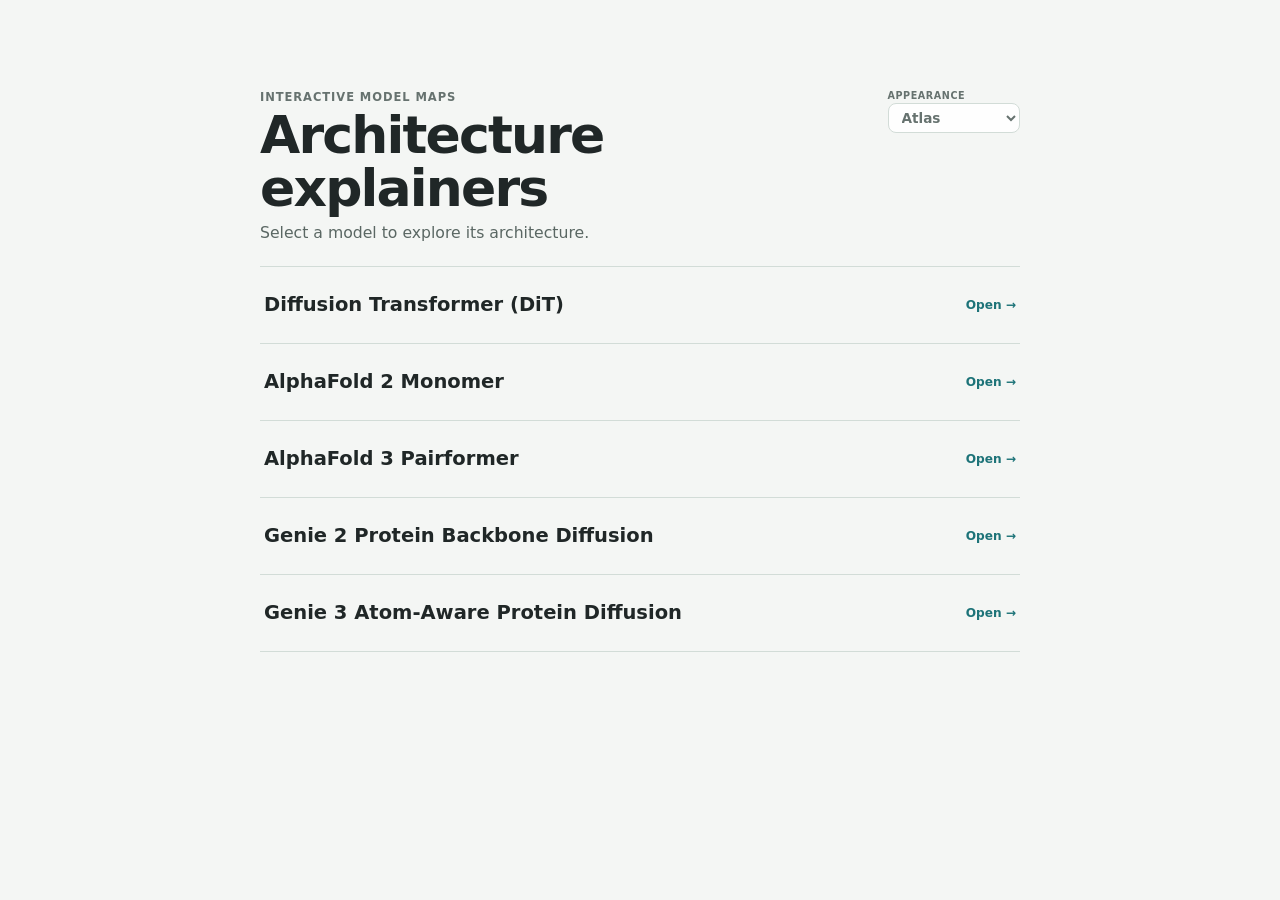
<file: index.html>
<!doctype html>
<html lang="en">
  <head>
    <meta charset="utf-8" />
    <meta name="viewport" content="width=device-width, initial-scale=1" />
    <title>Architecture Explainers</title>
    <script src="./theme-init.js"></script>
    <link rel="stylesheet" href="./styles.css" />
  </head>
  <body class="landing-page directory-page">
    <main class="landing-shell directory-shell">
      <header class="directory-header">
        <div>
          <p class="eyebrow">Interactive model maps</p>
          <h1>Architecture explainers</h1>
          <p>Select a model to explore its architecture.</p>
        </div>
        <label class="theme-switcher-label" for="directoryThemeSwitcher">
          <span>Appearance</span>
          <select id="directoryThemeSwitcher" class="theme-switcher"></select>
        </label>
      </header>

      <ul id="architectureList" class="architecture-list" aria-live="polite">
        <li class="directory-loading">Loading available architectures…</li>
      </ul>
      <p id="directoryEmpty" class="directory-empty" hidden>
        No model architectures are included in this build.
      </p>

      <noscript>
        <p class="directory-error">
          JavaScript is required to list the available architecture explainers.
        </p>
      </noscript>
    </main>
    <script type="module" src="./landing.js"></script>
  </body>
</html>
</file>
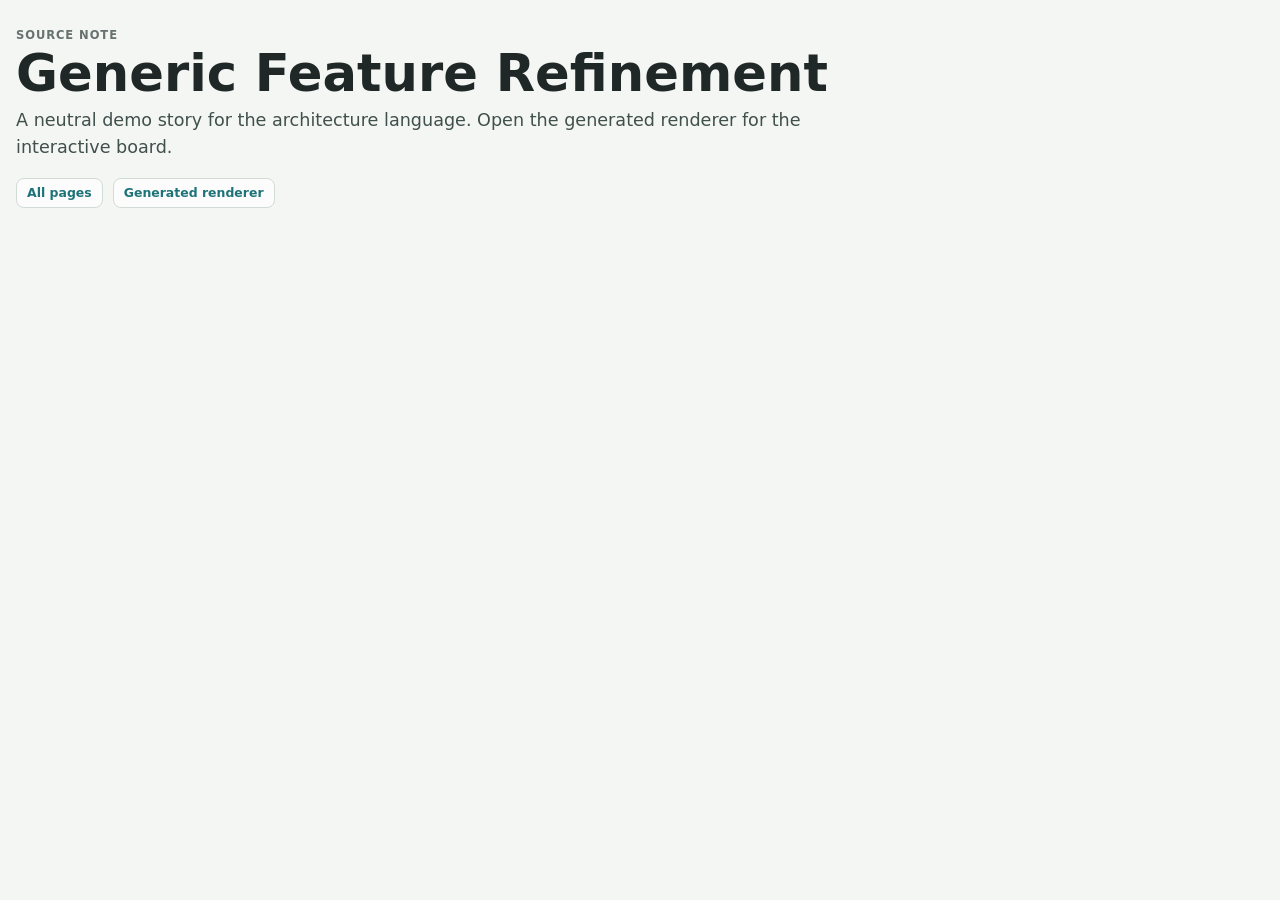
<file: stories/generic-architecture/index.html>
<!doctype html>
<html lang="en">
  <head>
    <meta charset="utf-8" />
    <meta name="viewport" content="width=device-width, initial-scale=1" />
    <title>Generic Feature Refinement</title>
    <link rel="stylesheet" href="../../styles.css" />
  </head>
  <body class="note-page">
    <main class="landing-shell">
      <header class="landing-header">
        <p class="eyebrow">Source note</p>
        <h1>Generic Feature Refinement</h1>
        <p>
          A neutral demo story for the architecture language. Open the
          generated renderer for the interactive board.
        </p>
        <nav class="note-nav" aria-label="Story navigation">
          <a class="story-home-link" href="../../">All pages</a>
          <a class="story-home-link" href="../../renderer/architecture/">Generated renderer</a>
        </nav>
      </header>
    </main>
  </body>
</html>
</file>
<file: styles.css>
:root {
  color-scheme: light;
  --bg: #f4f6f4;
  --ink: #202727;
  --muted: #66726f;
  --panel: #fbfaf7;
  --panel-strong: #ffffff;
  --line: #d2dcd7;
  --accent: #1d7378;
  --accent-2: #cf5d45;
  --blue: #336fb1;
  --green: #18805f;
  --amber: #b87a22;
  --violet: #8b6fc3;
  --representation-single: var(--blue);
  --representation-pair: var(--violet);
  --representation-coordinates: var(--green);
  --representation-frames: var(--amber);
  --copy: #40504d;
  --copy-soft: #5a6763;
  --copy-strong: #34423f;
  --surface-link: rgba(255, 255, 255, 0.66);
  --surface-link-hover: #ffffff;
  --surface-card: rgba(255, 255, 255, 0.72);
  --surface-card-hover: #ffffff;
  --surface-control: rgba(255, 255, 255, 0.9);
  --surface-popover: rgba(255, 255, 255, 0.97);
  --surface-chip: rgba(255, 255, 255, 0.7);
  --surface-node: rgba(255, 255, 255, 0.9);
  --surface-node-hover: #ffffff;
  --surface-tensor: rgba(255, 255, 255, 0.72);
  --surface-tensor-label: rgba(255, 255, 255, 0.85);
  --canvas-bg: linear-gradient(180deg, #f7f7fa 0%, #f7f4ef 56%, #eef6f4 100%);
  --lane-line: rgba(50, 63, 59, 0.08);
  --lane-label-line: rgba(95, 108, 103, 0.18);
  --chip-line: rgba(111, 122, 118, 0.16);
  --edge-default: rgba(92, 150, 152, 0.78);
  --edge-conditioning: rgba(139, 111, 195, 0.78);
  --edge-skip: rgba(207, 93, 69, 0.75);
  --edge-label: #6d7a76;
  --edge-label-stroke: rgba(255, 255, 255, 0.86);
  --glyph-border-base: #ffffff;
  --tensor-volume-stack: rgba(255, 255, 255, 0.94);
  --shadow: 0 18px 50px rgba(31, 37, 35, 0.14);
  --shadow-soft: 0 10px 28px rgba(43, 51, 48, 0.07);
  --node-shadow: 0 14px 34px rgba(35, 43, 40, 0.1);
}

:root[data-theme="dark"] {
  color-scheme: dark;
  --bg: #0c1112;
  --ink: #e8eeee;
  --muted: #96a8a5;
  --panel: #121a1c;
  --panel-strong: #1a2427;
  --line: #2b3b3e;
  --accent: #4fc3c7;
  --accent-2: #f08a70;
  --blue: #78aef0;
  --green: #63d19d;
  --amber: #e9b85f;
  --violet: #b6a0f2;
  --copy: #c7d3d0;
  --copy-soft: #a8b8b5;
  --copy-strong: #dde7e5;
  --surface-link: rgba(24, 34, 37, 0.82);
  --surface-link-hover: rgba(32, 47, 50, 0.98);
  --surface-card: rgba(20, 30, 33, 0.84);
  --surface-card-hover: rgba(28, 42, 45, 0.98);
  --surface-control: rgba(19, 29, 32, 0.9);
  --surface-popover: rgba(20, 30, 33, 0.97);
  --surface-chip: rgba(25, 37, 40, 0.76);
  --surface-node: rgba(21, 32, 35, 0.92);
  --surface-node-hover: rgba(31, 47, 50, 0.98);
  --surface-tensor: rgba(22, 34, 37, 0.78);
  --surface-tensor-label: rgba(8, 14, 16, 0.86);
  --canvas-bg: linear-gradient(180deg, #10161a 0%, #151c1f 56%, #0f1b1d 100%);
  --lane-line: rgba(190, 211, 207, 0.12);
  --lane-label-line: rgba(190, 211, 207, 0.18);
  --chip-line: rgba(190, 211, 207, 0.17);
  --edge-default: rgba(79, 195, 199, 0.78);
  --edge-conditioning: rgba(182, 160, 242, 0.78);
  --edge-skip: rgba(240, 138, 112, 0.76);
  --edge-label: #c5d5d1;
  --edge-label-stroke: rgba(8, 13, 14, 0.88);
  --glyph-border-base: #0d1517;
  --tensor-volume-stack: rgba(10, 16, 18, 0.95);
  --shadow: 0 22px 60px rgba(0, 0, 0, 0.45);
  --shadow-soft: 0 10px 28px rgba(0, 0, 0, 0.24);
  --node-shadow: 0 14px 34px rgba(0, 0, 0, 0.32);
}

/* Warm, paper-led palette derived from ramith.fyi's Tufte surface, ink,
   green interaction color, yellow annotations, and scholarly blue figures. */
:root[data-theme="ramith"] {
  color-scheme: light;
  --bg: #fffff8;
  --ink: #111111;
  --muted: #6d695f;
  --panel: #faf7ec;
  --panel-strong: #fffef8;
  --line: #d9d2bd;
  --accent: #2e7247;
  --accent-2: #9a650f;
  --blue: #2f6f91;
  --green: #2e7247;
  --amber: #9a650f;
  --violet: #765a9b;
  --representation-single: var(--blue);
  --representation-pair: var(--violet);
  --representation-coordinates: var(--green);
  --representation-frames: var(--amber);
  --copy: #36352f;
  --copy-soft: #5e5b52;
  --copy-strong: #272620;
  --surface-link: rgba(255, 255, 248, 0.7);
  --surface-link-hover: #fffef8;
  --surface-card: rgba(255, 254, 248, 0.76);
  --surface-card-hover: #fffef8;
  --surface-control: rgba(255, 254, 248, 0.92);
  --surface-popover: rgba(255, 254, 248, 0.98);
  --surface-chip: rgba(250, 247, 236, 0.84);
  --surface-node: rgba(255, 254, 248, 0.94);
  --surface-node-hover: #fffef8;
  --surface-tensor: rgba(255, 254, 248, 0.8);
  --surface-tensor-label: rgba(255, 254, 248, 0.9);
  --canvas-bg: linear-gradient(180deg, #fffef8 0%, #faf7ed 58%, #f3f7ef 100%);
  --lane-line: rgba(73, 66, 49, 0.09);
  --lane-label-line: rgba(93, 86, 68, 0.19);
  --chip-line: rgba(105, 97, 78, 0.18);
  --edge-default: rgba(46, 114, 71, 0.8);
  --edge-conditioning: rgba(118, 90, 155, 0.8);
  --edge-skip: rgba(173, 77, 55, 0.76);
  --edge-label: #69655a;
  --edge-label-stroke: rgba(255, 254, 248, 0.92);
  --glyph-border-base: #fffef8;
  --tensor-volume-stack: rgba(255, 254, 248, 0.96);
  --shadow: 0 18px 50px rgba(61, 52, 31, 0.13);
  --shadow-soft: 0 9px 26px rgba(61, 52, 31, 0.08);
  --node-shadow: 0 13px 32px rgba(61, 52, 31, 0.11);
}

@media (prefers-color-scheme: dark) {
  :root[data-theme="ramith"] {
    color-scheme: dark;
    --bg: #151515;
    --ink: #f1eee2;
    --muted: #aaa69a;
    --panel: #1b1b18;
    --panel-strong: #24231e;
    --line: #403d34;
    --accent: #66bb6a;
    --accent-2: #e0ad4f;
    --blue: #79aac5;
    --green: #66bb6a;
    --amber: #e0ad4f;
    --violet: #b49bd2;
    --copy: #d7d3c7;
    --copy-soft: #b7b2a7;
    --copy-strong: #e8e4d8;
    --surface-link: rgba(31, 31, 27, 0.82);
    --surface-link-hover: rgba(42, 41, 35, 0.98);
    --surface-card: rgba(28, 28, 24, 0.88);
    --surface-card-hover: rgba(40, 39, 33, 0.98);
    --surface-control: rgba(30, 30, 26, 0.94);
    --surface-popover: rgba(30, 30, 26, 0.98);
    --surface-chip: rgba(38, 37, 31, 0.84);
    --surface-node: rgba(31, 31, 27, 0.94);
    --surface-node-hover: rgba(44, 43, 36, 0.99);
    --surface-tensor: rgba(34, 34, 29, 0.84);
    --surface-tensor-label: rgba(18, 18, 16, 0.9);
    --canvas-bg: linear-gradient(180deg, #181816 0%, #1d1c18 58%, #172019 100%);
    --lane-line: rgba(226, 220, 201, 0.11);
    --lane-label-line: rgba(226, 220, 201, 0.18);
    --chip-line: rgba(226, 220, 201, 0.17);
    --edge-default: rgba(102, 187, 106, 0.82);
    --edge-conditioning: rgba(180, 155, 210, 0.82);
    --edge-skip: rgba(226, 126, 101, 0.8);
    --edge-label: #d5d0c3;
    --edge-label-stroke: rgba(19, 19, 16, 0.92);
    --glyph-border-base: #171714;
    --tensor-volume-stack: rgba(17, 17, 15, 0.96);
    --shadow: 0 22px 60px rgba(0, 0, 0, 0.48);
    --shadow-soft: 0 10px 28px rgba(0, 0, 0, 0.28);
    --node-shadow: 0 14px 34px rgba(0, 0, 0, 0.36);
  }
}

* {
  box-sizing: border-box;
}

html,
body {
  min-height: 100%;
}

body {
  margin: 0;
  background: var(--bg);
  color: var(--ink);
  font-family:
    Inter, ui-sans-serif, system-ui, -apple-system, BlinkMacSystemFont, "Segoe UI",
    sans-serif;
}

body.renderer-page {
  min-height: 100svh;
  overflow: hidden;
}

button {
  font: inherit;
}

h1,
h2,
h3,
p {
  margin-top: 0;
}

h1 {
  margin-bottom: 8px;
  font-size: clamp(2.2rem, 4vw, 4.2rem);
  line-height: 1.02;
  letter-spacing: 0;
}

h2 {
  margin-bottom: 9px;
  font-size: clamp(1.35rem, 2vw, 2rem);
  line-height: 1.08;
  letter-spacing: 0;
}

h3 {
  margin: 18px 0 8px;
  font-size: 0.8rem;
  letter-spacing: 0.08em;
  text-transform: uppercase;
  color: var(--muted);
}

code {
  font-family: ui-monospace, SFMono-Regular, Menlo, Consolas, monospace;
}

.eyebrow {
  margin: 0 0 5px;
  color: var(--muted);
  font-size: 0.72rem;
  font-weight: 800;
  letter-spacing: 0.08em;
  text-transform: uppercase;
}

.landing-shell {
  width: min(1500px, calc(100vw - 32px));
  margin: 0 auto;
  padding: 28px 0 56px;
}

.landing-header {
  max-width: 900px;
  margin-bottom: 24px;
}

.landing-header p:not(.eyebrow) {
  max-width: 76ch;
  color: var(--copy);
  font-size: 1.1rem;
  line-height: 1.5;
}

.note-nav {
  display: flex;
  flex-wrap: wrap;
  gap: 10px;
  align-items: center;
}

.story-home-link {
  display: inline-flex;
  align-items: center;
  min-height: 30px;
  padding: 6px 10px;
  border: 1px solid var(--line);
  border-radius: 8px;
  background: var(--surface-link);
  color: var(--accent);
  font-size: 0.78rem;
  font-weight: 900;
  text-decoration: none;
}

.story-home-link:hover {
  border-color: var(--accent);
  background: var(--surface-link-hover);
}

.story-grid {
  display: grid;
  grid-template-columns: repeat(auto-fit, minmax(270px, 1fr));
  gap: 16px;
}

.story-card,
.landing-notes {
  display: block;
  min-height: 210px;
  padding: 18px;
  border: 1px solid var(--line);
  border-radius: 8px;
  background: var(--surface-card);
  color: inherit;
  text-decoration: none;
  box-shadow: var(--shadow-soft);
}

.story-card:hover {
  border-color: color-mix(in srgb, var(--accent) 55%, transparent);
  background: var(--surface-card-hover);
}

.story-status,
.story-meta {
  display: inline-flex;
  color: var(--accent);
  font-size: 0.75rem;
  font-weight: 900;
  text-transform: uppercase;
}

.story-card h2 {
  margin: 8px 0;
}

.story-card p:not(.eyebrow) {
  color: var(--copy);
  line-height: 1.45;
}

.landing-notes {
  min-height: 0;
  margin-top: 22px;
}

/* Registry-driven architecture directory */

.directory-shell {
  width: min(1540px, calc(100vw - 40px));
  padding-top: 20px;
}

.directory-hero {
  display: grid;
  grid-template-columns: minmax(0, 1fr) auto;
  gap: clamp(32px, 6vw, 96px);
  align-items: end;
  padding: clamp(24px, 4vw, 54px);
  overflow: hidden;
  border: 1px solid var(--line);
  border-radius: 18px;
  background:
    radial-gradient(circle at 88% 12%, color-mix(in srgb, var(--violet) 16%, transparent), transparent 28%),
    radial-gradient(circle at 8% 100%, color-mix(in srgb, var(--accent) 13%, transparent), transparent 31%),
    var(--surface-card);
  box-shadow: var(--shadow-soft);
}

.directory-hero-copy {
  max-width: 920px;
}

.directory-hero-aside {
  display: grid;
  gap: 14px;
  justify-items: end;
}

.directory-hero h1 {
  max-width: 12ch;
  margin-bottom: 16px;
}

.directory-hero-copy > p:not(.eyebrow) {
  max-width: 76ch;
  margin-bottom: 0;
  color: var(--copy);
  font-size: clamp(1rem, 1.35vw, 1.18rem);
  line-height: 1.55;
}

.directory-summary {
  display: grid;
  grid-template-columns: repeat(3, minmax(92px, 1fr));
  min-width: min(430px, 38vw);
  margin: 0;
  border: 1px solid color-mix(in srgb, var(--accent) 22%, var(--line));
  border-radius: 12px;
  background: color-mix(in srgb, var(--surface-card) 82%, transparent);
  backdrop-filter: blur(12px);
}

.directory-summary > div {
  padding: 16px 18px;
}

.directory-summary > div + div {
  border-left: 1px solid var(--line);
}

.directory-summary dt {
  margin-bottom: 2px;
  color: var(--accent);
  font-size: 1.55rem;
  font-weight: 900;
  line-height: 1;
}

.directory-summary dd {
  margin: 0;
  color: var(--muted);
  font-size: 0.7rem;
  font-weight: 800;
  letter-spacing: 0.055em;
  text-transform: uppercase;
}

.directory-section {
  padding: clamp(32px, 5vw, 66px) 0 18px;
}

.directory-section-heading {
  display: flex;
  justify-content: space-between;
  gap: 28px;
  align-items: end;
}

.directory-section-heading h2,
.directory-reference h2,
.directory-resources h2 {
  margin-bottom: 6px;
}

.directory-section-heading > div > p:not(.eyebrow),
.directory-reference > div > p:not(.eyebrow) {
  max-width: 72ch;
  margin-bottom: 0;
  color: var(--copy-soft);
  line-height: 1.45;
}

.directory-search {
  display: grid;
  width: min(380px, 100%);
  gap: 6px;
  color: var(--muted);
  font-size: 0.7rem;
  font-weight: 850;
  letter-spacing: 0.055em;
  text-transform: uppercase;
}

.directory-search input {
  width: 100%;
  min-height: 44px;
  padding: 10px 13px;
  border: 1px solid var(--line);
  border-radius: 9px;
  outline: none;
  background: var(--surface-control);
  color: var(--ink);
  font: 650 0.88rem/1.2 var(--sans, ui-sans-serif, system-ui, sans-serif);
  text-transform: none;
  box-shadow: 0 6px 18px color-mix(in srgb, var(--ink) 5%, transparent);
}

.directory-search input:focus {
  border-color: color-mix(in srgb, var(--accent) 64%, var(--line));
  box-shadow: 0 0 0 3px color-mix(in srgb, var(--accent) 14%, transparent);
}

.directory-toolbar {
  display: flex;
  justify-content: space-between;
  gap: 18px;
  align-items: center;
  min-height: 48px;
  margin: 18px 0;
}

.directory-filters {
  display: flex;
  flex-wrap: wrap;
  gap: 7px;
}

.directory-filter {
  min-height: 34px;
  padding: 7px 11px;
  border: 1px solid var(--line);
  border-radius: 999px;
  background: var(--surface-chip);
  color: var(--copy);
  font-size: 0.74rem;
  font-weight: 800;
  cursor: pointer;
}

.directory-filter:hover,
.directory-filter:focus-visible,
.directory-filter.is-active {
  border-color: color-mix(in srgb, var(--accent) 48%, var(--line));
  background: color-mix(in srgb, var(--accent) 11%, var(--surface-card));
  color: var(--accent);
}

.directory-result-count {
  margin: 0;
  color: var(--muted);
  font-size: 0.76rem;
  font-weight: 800;
  white-space: nowrap;
}

.architecture-directory-grid {
  display: grid;
  grid-template-columns: repeat(3, minmax(0, 1fr));
  gap: 18px;
}

.directory-card {
  display: flex;
  min-width: 0;
  min-height: 520px;
  overflow: hidden;
  flex-direction: column;
  border: 1px solid var(--line);
  border-radius: 14px;
  background: var(--surface-card);
  color: inherit;
  text-decoration: none;
  box-shadow: var(--shadow-soft);
  transition:
    transform 140ms ease,
    border-color 140ms ease,
    box-shadow 140ms ease,
    background-color 140ms ease;
}

.directory-card:hover,
.directory-card:focus-visible {
  border-color: color-mix(in srgb, var(--accent) 52%, var(--line));
  outline: none;
  background: var(--surface-card-hover);
  box-shadow: 0 18px 42px color-mix(in srgb, var(--ink) 12%, transparent);
  transform: translateY(-3px);
}

.directory-card-preview {
  height: 154px;
  padding: 10px 12px;
  border-bottom: 1px solid var(--line);
  background: var(--canvas-bg);
}

.directory-preview-svg {
  display: block;
  width: 100%;
  height: 100%;
}

.directory-preview-edge {
  fill: none;
  stroke: var(--edge-default);
  stroke-linecap: round;
  stroke-linejoin: round;
  stroke-width: 2;
  opacity: 0.66;
}

.directory-preview-edge.is-conditioning {
  stroke: var(--edge-conditioning);
  stroke-dasharray: 4 5;
}

.directory-preview-node {
  stroke: color-mix(in srgb, var(--accent) 35%, var(--line));
  stroke-width: 1.5;
}

.directory-preview-node.is-module {
  fill: color-mix(in srgb, var(--surface-node) 86%, var(--accent) 14%);
}

.directory-preview-node.is-value {
  fill: color-mix(in srgb, var(--surface-tensor) 80%, var(--accent-2) 20%);
}

.directory-preview-node.is-drillable {
  stroke: var(--accent);
  stroke-width: 3;
}

.directory-card-body {
  display: flex;
  flex: 1;
  min-width: 0;
  padding: 19px;
  flex-direction: column;
}

.directory-card-kicker {
  display: flex;
  justify-content: space-between;
  gap: 12px;
  align-items: center;
  margin-bottom: 9px;
}

.directory-family,
.directory-depth {
  color: var(--accent);
  font-size: 0.67rem;
  font-weight: 900;
  letter-spacing: 0.055em;
  text-transform: uppercase;
}

.directory-depth {
  color: var(--muted);
  white-space: nowrap;
}

.directory-card-title {
  margin: 0 0 9px;
  color: var(--ink);
  font-size: clamp(1.25rem, 1.55vw, 1.55rem);
  line-height: 1.08;
  letter-spacing: -0.018em;
  text-transform: none;
}

.directory-card-summary {
  min-height: 5.6em;
  margin-bottom: 14px;
  color: var(--copy);
  font-size: 0.88rem;
  line-height: 1.43;
}

.directory-task-list {
  display: flex;
  min-height: 56px;
  margin: 0 0 16px;
  padding: 0;
  flex-wrap: wrap;
  gap: 6px;
  align-content: flex-start;
  list-style: none;
}

.directory-task {
  align-self: flex-start;
  padding: 5px 8px;
  border: 1px solid color-mix(in srgb, var(--violet) 24%, var(--line));
  border-radius: 999px;
  background: color-mix(in srgb, var(--violet) 7%, var(--surface-chip));
  color: color-mix(in srgb, var(--violet) 84%, var(--ink));
  font-size: 0.67rem;
  font-weight: 800;
}

.directory-task.is-muted {
  color: var(--muted);
}

.directory-route-label {
  margin-bottom: 7px;
  color: var(--muted);
  font-size: 0.65rem;
  font-weight: 900;
  letter-spacing: 0.065em;
  text-transform: uppercase;
}

.directory-root-route {
  display: flex;
  min-height: 48px;
  margin-bottom: 17px;
  gap: 6px;
  align-items: center;
}

.directory-route-unit {
  min-width: 0;
  padding: 6px 7px;
  overflow: hidden;
  border: 1px solid var(--line);
  border-radius: 6px;
  background: var(--surface-chip);
  color: var(--copy-strong);
  font-size: 0.67rem;
  font-weight: 800;
  text-overflow: ellipsis;
}

.directory-route-arrow {
  flex: none;
  color: var(--accent);
  font-size: 0.75rem;
  font-weight: 900;
}

.directory-card-footer {
  display: flex;
  margin-top: auto;
  padding-top: 13px;
  flex-wrap: wrap;
  gap: 6px 12px;
  align-items: center;
  border-top: 1px solid var(--line);
}

.directory-card-stat {
  color: var(--muted);
  font-size: 0.68rem;
  font-weight: 750;
}

.directory-card-open {
  width: 100%;
  margin-top: 5px;
  color: var(--accent);
  font-size: 0.78rem;
  font-weight: 900;
}

.directory-loading,
.directory-empty,
.directory-error {
  grid-column: 1 / -1;
  padding: 24px;
  border: 1px dashed var(--line);
  border-radius: 10px;
  color: var(--muted);
  text-align: center;
}

.directory-empty {
  margin: 0;
}

.directory-reference {
  display: grid;
  grid-template-columns: minmax(260px, 0.7fr) minmax(520px, 1.3fr);
  gap: clamp(26px, 5vw, 70px);
  align-items: center;
  margin-top: 46px;
  padding: clamp(24px, 4vw, 42px);
  border: 1px solid var(--line);
  border-radius: 16px;
  background: color-mix(in srgb, var(--accent) 4%, var(--surface-card));
}

.reference-directory-grid {
  display: grid;
}

.directory-card.is-reference {
  min-height: 0;
  display: grid;
  grid-template-columns: minmax(230px, 0.82fr) minmax(330px, 1.18fr);
}

.directory-card.is-reference .directory-card-preview {
  height: 100%;
  min-height: 300px;
  border-right: 1px solid var(--line);
  border-bottom: 0;
}

.directory-card.is-reference .directory-card-summary {
  min-height: 0;
}

.directory-card.is-reference .directory-task-list {
  min-height: 0;
}

.directory-resources {
  display: grid;
  grid-template-columns: 1.15fr repeat(4, minmax(180px, 1fr));
  gap: 10px;
  margin-top: 24px;
  padding: 18px;
  border: 1px solid var(--line);
  border-radius: 14px;
  background: var(--surface-card);
}

.directory-resources > div {
  padding: 8px 10px;
}

.directory-resources a {
  display: flex;
  min-height: 88px;
  padding: 12px;
  flex-direction: column;
  justify-content: center;
  border: 1px solid var(--line);
  border-radius: 9px;
  background: var(--surface-link);
  color: inherit;
  text-decoration: none;
}

.directory-resources a:hover,
.directory-resources a:focus-visible {
  border-color: color-mix(in srgb, var(--accent) 48%, var(--line));
  outline: none;
  background: var(--surface-link-hover);
}

.directory-resources a span {
  margin-bottom: 5px;
  color: var(--accent);
  font-size: 0.78rem;
  font-weight: 900;
}

.directory-resources a small {
  color: var(--copy-soft);
  font-size: 0.69rem;
  line-height: 1.35;
}

@media (max-width: 1120px) {
  .directory-hero {
    grid-template-columns: 1fr;
    align-items: start;
  }

  .directory-summary {
    width: min(620px, 100%);
    min-width: 0;
  }

  .directory-hero-aside {
    width: min(620px, 100%);
    justify-items: start;
  }

  .architecture-directory-grid {
    grid-template-columns: repeat(2, minmax(0, 1fr));
  }

  .directory-section-heading {
    align-items: stretch;
    flex-direction: column;
  }

  .directory-search {
    width: min(520px, 100%);
  }

  .directory-reference {
    grid-template-columns: 1fr;
  }

  .directory-resources {
    grid-template-columns: repeat(2, minmax(0, 1fr));
  }

  .directory-resources > div {
    grid-column: 1 / -1;
  }
}

@media (max-width: 720px) {
  .directory-shell {
    width: min(100% - 24px, 1540px);
    padding-top: 12px;
  }

  .directory-hero {
    padding: 24px 18px;
  }

  .directory-summary {
    grid-template-columns: 1fr;
  }

  .directory-summary > div + div {
    border-top: 1px solid var(--line);
    border-left: 0;
  }

  .directory-section-heading,
  .directory-toolbar {
    align-items: stretch;
    flex-direction: column;
  }

  .directory-search {
    width: 100%;
  }

  .directory-result-count {
    align-self: flex-end;
  }

  .architecture-directory-grid,
  .directory-resources {
    grid-template-columns: 1fr;
  }

  .directory-card {
    min-height: 0;
  }

  .directory-card-summary,
  .directory-task-list {
    min-height: 0;
  }

  .directory-reference {
    padding: 22px 14px;
  }

  .directory-card.is-reference {
    display: flex;
  }

  .directory-card.is-reference .directory-card-preview {
    min-height: 154px;
    border-right: 0;
    border-bottom: 1px solid var(--line);
  }
}

/* The published landing page is intentionally just a registry-backed list.
   Architecture detail and language documentation belong behind the links. */
.directory-page {
  min-height: 100svh;
}

.directory-shell {
  width: min(760px, calc(100vw - 32px));
  padding: clamp(48px, 10vh, 112px) 0 64px;
}

.directory-header {
  display: flex;
  justify-content: space-between;
  gap: 32px;
  align-items: start;
  padding-bottom: 24px;
  border-bottom: 1px solid var(--line);
}

.directory-header h1 {
  margin-bottom: 8px;
  font-size: clamp(2rem, 6vw, 3.25rem);
  letter-spacing: -0.035em;
}

.directory-header > div > p:not(.eyebrow) {
  margin: 0;
  color: var(--copy-soft);
  font-size: 0.98rem;
}

.architecture-list {
  margin: 0;
  padding: 0;
  list-style: none;
}

.architecture-list-item {
  border-bottom: 1px solid var(--line);
}

.architecture-list-link {
  display: flex;
  min-height: 76px;
  justify-content: space-between;
  gap: 24px;
  align-items: center;
  padding: 18px 4px;
  color: inherit;
  text-decoration: none;
  transition: color 120ms ease, padding 120ms ease;
}

.architecture-list-link:hover,
.architecture-list-link:focus-visible {
  padding-right: 0;
  padding-left: 8px;
  outline: none;
  color: var(--accent);
}

.architecture-list-name {
  font-size: clamp(1.02rem, 2.4vw, 1.22rem);
  font-weight: 780;
  line-height: 1.25;
}

.architecture-list-action {
  flex: none;
  color: var(--accent);
  font-size: 0.76rem;
  font-weight: 850;
}

.directory-page .directory-loading,
.directory-page .directory-empty,
.directory-page .directory-error {
  margin: 24px 0 0;
  padding: 18px 4px;
  border: 0;
  color: var(--muted);
  text-align: left;
}

@media (max-width: 600px) {
  .directory-shell {
    width: min(100% - 28px, 760px);
    padding-top: 36px;
  }

  .directory-header {
    gap: 18px;
    align-items: end;
  }

  .directory-header > div > p:not(.eyebrow) {
    max-width: 28ch;
  }

  .directory-header .theme-switcher-label {
    width: 108px;
  }
}

.renderer-shell {
  display: flex;
  flex-direction: column;
  height: 100svh;
  width: min(calc(100vw - 24px), 1880px);
  margin: 0 auto;
  padding: 10px 0 12px;
}

.renderer-header {
  flex: none;
  display: flex;
  justify-content: space-between;
  gap: 16px;
  align-items: center;
  margin-bottom: 10px;
}

.renderer-identity {
  display: flex;
  min-width: 0;
  align-items: center;
  gap: 14px;
}

.renderer-library-link {
  flex: none;
  padding: 7px 10px;
  border: 1px solid var(--line);
  border-radius: 999px;
  background: var(--surface-link);
  color: var(--copy-soft);
  font-size: 0.72rem;
  font-weight: 800;
  text-decoration: none;
}

.renderer-library-link:hover,
.renderer-library-link:focus-visible {
  border-color: color-mix(in srgb, var(--accent) 48%, var(--line));
  background: var(--surface-link-hover);
  color: var(--accent);
}

.renderer-toolbar {
  display: flex;
  flex: none;
  align-items: end;
  gap: 8px;
}

.arch-switcher-label,
.theme-switcher-label {
  display: grid;
  gap: 2px;
  color: var(--muted);
  font-size: 0.6rem;
  font-weight: 900;
  letter-spacing: 0.06em;
  text-transform: uppercase;
}

.renderer-header .eyebrow {
  margin-bottom: 2px;
}

.renderer-header h1 {
  margin-bottom: 2px;
  font-size: 1.4rem;
  line-height: 1.1;
}

.renderer-header p:not(.eyebrow) {
  max-width: 78ch;
  margin-bottom: 0;
  color: var(--copy-soft);
  font-size: 0.8rem;
  line-height: 1.35;
}

.renderer-grid {
  --inspector-column-width: clamp(340px, 25vw, 400px);
  flex: 1;
  min-height: 0;
  display: grid;
  grid-template-columns: minmax(0, 1fr) var(--inspector-column-width);
  gap: 12px;
}

.renderer-page.is-inspector-collapsed .renderer-grid {
  --inspector-column-width: 44px;
}

.canvas-workspace {
  display: flex;
  min-width: 0;
  min-height: 0;
  flex-direction: column;
}

.canvas-workspace > .architecture-canvas {
  flex: 1;
}

.comparison-workspace[hidden] {
  display: none;
}

.renderer-page.is-comparing {
  overflow: auto;
}

.renderer-page.is-comparing .renderer-shell {
  height: auto;
  min-height: 100svh;
}

.renderer-page.is-comparing .renderer-grid {
  flex: none;
  min-height: 0;
  align-items: start;
}

.renderer-page.is-comparing .canvas-workspace {
  gap: 10px;
}

.renderer-page.is-comparing #architectureCanvas,
.comparison-canvas {
  flex: none;
  height: clamp(500px, 62svh, 780px);
}

.comparison-workspace {
  display: grid;
  min-width: 0;
  gap: 9px;
}

.comparison-band {
  display: grid;
  grid-template-columns: minmax(260px, 1.2fr) minmax(260px, 0.8fr) auto;
  gap: 12px;
  align-items: center;
  padding: 12px 14px;
  border: 1px solid var(--line);
  border-radius: 8px;
  background: var(--surface-control);
  box-shadow: var(--shadow-soft);
}

.comparison-band-heading,
.comparison-band-heading h2,
.comparison-band-heading p,
.comparison-subjects,
.comparison-subjects dd {
  margin: 0;
}

.comparison-band-heading {
  min-width: 0;
}

.comparison-band-heading .eyebrow {
  margin-bottom: 2px;
}

.comparison-band-heading h2 {
  font-size: 0.94rem;
  line-height: 1.25;
}

.comparison-band-heading > p:last-child {
  display: -webkit-box;
  margin-top: 4px;
  overflow: hidden;
  color: var(--copy-soft);
  font-size: 0.72rem;
  line-height: 1.35;
  -webkit-box-orient: vertical;
  -webkit-line-clamp: 2;
}

.comparison-subjects {
  display: grid;
  grid-template-columns: repeat(2, minmax(0, 1fr));
  gap: 8px;
}

.comparison-subjects > div {
  min-width: 0;
  padding: 7px 9px;
  border: 1px solid var(--line);
  border-radius: 7px;
  background: var(--surface-card);
}

.comparison-subjects dt {
  color: var(--muted);
  font-size: 0.58rem;
  font-weight: 900;
  letter-spacing: 0.06em;
  text-transform: uppercase;
}

.comparison-subjects dd {
  overflow: hidden;
  color: var(--copy-strong);
  font-size: 0.75rem;
  font-weight: 850;
  text-overflow: ellipsis;
  white-space: nowrap;
}

.comparison-group-summary {
  grid-column: 1 / 3;
  display: flex;
  flex-wrap: wrap;
  gap: 6px;
}

.comparison-group-chip {
  display: inline-flex;
  align-items: center;
  gap: 5px;
  padding: 4px 7px;
  border: 1px solid var(--line);
  border-radius: 999px;
  background: var(--surface-chip);
  color: var(--copy-soft);
  font-size: 0.64rem;
  font-weight: 800;
}

.comparison-group-chip b {
  color: var(--ink);
  font-variant-numeric: tabular-nums;
}

.comparison-actions {
  grid-column: 3;
  grid-row: 1 / 3;
  display: flex;
  align-self: stretch;
  align-items: center;
  gap: 5px;
}

.comparison-actions > button,
.comparison-mobile-switch button,
.focus-compare {
  min-height: 34px;
  padding: 6px 9px;
  border: 1px solid var(--line);
  border-radius: 7px;
  background: var(--surface-card);
  color: var(--copy-soft);
  cursor: pointer;
  font-size: 0.68rem;
  font-weight: 850;
}

.comparison-actions > button:hover,
.comparison-actions > button:focus-visible,
.comparison-mobile-switch button:hover,
.comparison-mobile-switch button:focus-visible,
.focus-compare:hover,
.focus-compare:focus-visible {
  border-color: color-mix(in srgb, var(--accent) 48%, var(--line));
  color: var(--accent);
}

.comparison-mobile-switch {
  display: none;
}

.comparison-canvas {
  --board-inset-top: 64px;
}

.comparison-surface-label {
  position: absolute;
  top: 12px;
  left: 14px;
  z-index: 30;
  display: flex;
  max-width: calc(100% - 28px);
  align-items: baseline;
  gap: 8px;
  padding: 7px 10px;
  border: 1px solid var(--line);
  border-radius: 7px;
  background: var(--surface-control);
  box-shadow: var(--shadow-soft);
}

.comparison-surface-label span {
  flex: none;
  color: var(--accent);
  font-size: 0.62rem;
  font-weight: 900;
  letter-spacing: 0.05em;
  text-transform: uppercase;
}

.comparison-surface-label strong {
  overflow: hidden;
  color: var(--copy-strong);
  font-size: 0.76rem;
  text-overflow: ellipsis;
  white-space: nowrap;
}

.comparison-aligned {
  --comparison-color: #64736f;
  outline: 2px solid color-mix(in srgb, var(--comparison-color) 70%, transparent);
  outline-offset: 3px;
}

.comparison-aligned.comparison-equivalent {
  --comparison-color: #16805f;
}

.comparison-aligned.comparison-analogous {
  --comparison-color: #526d87;
}

.comparison-aligned.comparison-changed {
  --comparison-color: #b06f18;
}

.comparison-aligned.comparison-primary_only,
.comparison-aligned.comparison-counterpart_only {
  --comparison-color: #9a526f;
  outline-style: dashed;
}

.comparison-match-badge {
  position: absolute;
  top: -11px;
  left: -11px;
  z-index: 8;
  display: grid;
  width: 22px;
  height: 22px;
  place-items: center;
  border: 2px solid var(--surface-control);
  border-radius: 50%;
  background: var(--comparison-color);
  color: white;
  box-shadow: 0 3px 9px color-mix(in srgb, var(--ink) 18%, transparent);
  font-size: 0.62rem;
  font-weight: 950;
  line-height: 1;
}

.comparison-edge-marker {
  fill: var(--edge-default);
}

.comparison-edge-marker.flow-family-single {
  fill: var(--representation-single);
}

.comparison-edge-marker.flow-family-pair {
  fill: var(--representation-pair);
}

.comparison-edge-marker.flow-family-coordinates {
  fill: var(--representation-coordinates);
}

.comparison-edge-marker.flow-family-frames {
  fill: var(--representation-frames);
}

.comparison-edge-marker.flow-family-conditioning {
  fill: var(--edge-conditioning);
}

.comparison-edge-hit:focus {
  stroke: color-mix(in srgb, var(--accent) 22%, transparent);
}

.renderer-page.is-comparing .focus-panel {
  position: sticky;
  top: 10px;
  height: calc(100svh - 22px);
}

.architecture-canvas {
  --board-inset-x: 32px;
  --board-inset-right: var(--board-inset-x);
  --board-inset-top: 76px;
  --board-inset-bottom: 74px;
  --board-layer-guides: 0;
  --board-layer-regions: 1;
  --board-layer-representation-lanes: 2;
  --board-layer-wires: 3;
  --board-layer-nodes: 4;
  --board-layer-reference-panels: 8;
  position: relative;
  isolation: isolate;
  min-width: 0;
  overflow: hidden;
  border: 1px solid var(--line);
  border-radius: 8px;
  background: var(--canvas-bg);
  cursor: grab;
  touch-action: none;
  min-height: 0;
}

.architecture-canvas.has-reference-panels {
  --board-inset-right: clamp(330px, 30vw, 400px);
}

.architecture-canvas.is-panning {
  cursor: grabbing;
  user-select: none;
}

.renderer-startup-error {
  position: absolute;
  z-index: 20;
  top: 50%;
  left: 50%;
  width: min(440px, calc(100% - 40px));
  padding: 24px;
  border: 1px solid var(--accent);
  border-radius: 10px;
  background: var(--panel);
  box-shadow: var(--shadow-lg);
  transform: translate(-50%, -50%);
}

.renderer-startup-error[hidden] {
  display: none;
}

.renderer-startup-error h2,
.renderer-startup-error p {
  margin: 0 0 12px;
}

.renderer-startup-error code {
  display: block;
  max-height: 96px;
  margin: 0 0 16px;
  overflow: auto;
  color: var(--muted);
  font-size: 0.78rem;
  white-space: pre-wrap;
  overflow-wrap: anywhere;
}

.renderer-startup-error button {
  min-height: 36px;
  padding: 7px 12px;
  border: 1px solid var(--accent);
  border-radius: 7px;
  background: var(--accent-soft);
  color: var(--accent-strong);
  font: inherit;
  font-weight: 700;
}

.module-layer {
  position: absolute;
  inset: var(--board-inset-top) var(--board-inset-right) var(--board-inset-bottom) var(--board-inset-x);
  z-index: var(--board-layer-nodes);
  display: grid;
  grid-template-columns: repeat(var(--board-columns, 5), minmax(var(--board-min-col, 164px), 1fr));
  grid-template-rows: repeat(var(--board-rows, 4), minmax(112px, 1fr));
  column-gap: var(--board-col-gap, clamp(28px, 3vw, 48px));
  row-gap: var(--board-row-gap, 18px);
  justify-items: center;
  align-items: center;
  transform-origin: 0 0;
  will-change: transform;
  pointer-events: none;
}

.board-region {
  position: absolute;
  z-index: 0;
  box-sizing: border-box;
  pointer-events: none;
}

.board-region-layer {
  position: absolute;
  inset: var(--board-inset-top) var(--board-inset-right) var(--board-inset-bottom) var(--board-inset-x);
  z-index: var(--board-layer-regions);
  overflow: visible;
  pointer-events: none;
  transform-origin: 0 0;
  will-change: transform;
}

.visual-segment-region {
  border: 1px solid color-mix(in srgb, var(--accent) 24%, var(--line));
  border-radius: 15px;
  background: color-mix(in srgb, var(--accent) 2.5%, transparent);
}

.visual-segment-header {
  position: absolute;
  top: 3px;
  left: 12px;
  display: inline-flex;
  align-items: center;
  gap: 7px;
  max-width: calc(100% - 24px);
  padding: 3px 8px;
  border: 1px solid var(--line);
  border-radius: 8px;
  background: var(--panel);
  color: var(--copy-soft);
  box-shadow: 0 3px 9px rgba(31, 37, 35, 0.05);
  font-size: 0.69rem;
  font-weight: 850;
  letter-spacing: 0.035em;
  line-height: 1;
  white-space: nowrap;
}

.visual-segment-order {
  flex: none;
  padding: 3px 6px;
  border-radius: 999px;
  background: color-mix(in srgb, var(--accent) 11%, transparent);
  color: var(--accent);
  font-size: 0.62rem;
  font-weight: 900;
  letter-spacing: 0.02em;
  text-transform: uppercase;
}

.visual-segment-label {
  overflow: hidden;
  text-overflow: ellipsis;
}

.repeat-region {
  border: 2px dashed var(--line);
  border: 2px dashed color-mix(in srgb, var(--accent) 50%, var(--line));
  border-radius: 14px;
  background: transparent;
  background: color-mix(in srgb, var(--accent) 3%, transparent);
}

.repeat-region-header {
  position: absolute;
  top: 7px;
  left: 14px;
  display: inline-flex;
  align-items: center;
  gap: 7px;
  max-width: calc(100% - 28px);
  padding: 3px 7px 3px 8px;
  border: 1px solid var(--line);
  border: 1px solid color-mix(in srgb, var(--accent) 24%, var(--line));
  border-radius: 7px;
  background: var(--panel);
  color: var(--copy-soft);
  box-shadow: 0 2px 8px rgba(31, 37, 35, 0.045);
  font-size: 0.66rem;
  font-weight: 850;
  letter-spacing: 0.045em;
  line-height: 1;
  text-transform: uppercase;
  white-space: nowrap;
}

.repeat-region-label {
  overflow: hidden;
  text-overflow: ellipsis;
}

.repeat-region-count {
  flex: none;
  padding: 3px 6px;
  border-radius: 999px;
  background: var(--surface-chip);
  background: color-mix(in srgb, var(--accent) 11%, transparent);
  color: var(--accent);
  font-weight: 900;
  letter-spacing: 0.02em;
}

.edge-layer {
  position: absolute;
  inset: var(--board-inset-top) var(--board-inset-right) var(--board-inset-bottom) var(--board-inset-x);
  z-index: var(--board-layer-wires);
  width: calc(100% - var(--board-inset-x) - var(--board-inset-right));
  height: calc(100% - var(--board-inset-top) - var(--board-inset-bottom));
  overflow: visible;
  pointer-events: none;
  transform-origin: 0 0;
  will-change: transform;
}

.scale-lane-layer {
  position: absolute;
  inset: var(--board-inset-top) 0 var(--board-inset-bottom);
  z-index: var(--board-layer-guides);
  pointer-events: none;
}

.scale-lane-layer[hidden] {
  display: none;
}

.representation-lane-layer {
  position: absolute;
  inset: var(--board-inset-top) var(--board-inset-right) var(--board-inset-bottom) var(--board-inset-x);
  z-index: var(--board-layer-representation-lanes);
  display: grid;
  grid-template-columns: repeat(var(--board-columns, 5), minmax(var(--board-min-col, 164px), 1fr));
  grid-template-rows: repeat(var(--board-rows, 4), minmax(112px, 1fr));
  column-gap: var(--board-col-gap, clamp(28px, 3vw, 48px));
  row-gap: var(--board-row-gap, 18px);
  justify-items: center;
  align-items: center;
  transform-origin: 0 0;
  will-change: transform;
  pointer-events: none;
}

.reference-panel-layer {
  position: absolute;
  z-index: var(--board-layer-reference-panels);
  top: var(--board-inset-top);
  right: 18px;
  bottom: var(--board-inset-bottom);
  width: min(350px, calc(var(--board-inset-right) - 42px));
  overflow: auto;
  overscroll-behavior: contain;
  pointer-events: auto;
  touch-action: auto;
}

.reference-panel-layer[hidden] {
  display: none;
}

.reference-panel {
  display: grid;
  gap: 10px;
  margin: 0;
  padding: 12px;
  border: 1px solid var(--line);
  border-radius: 10px;
  background: color-mix(in srgb, var(--panel) 96%, var(--accent) 4%);
  box-shadow: var(--shadow-lg);
}

.reference-panel + .reference-panel {
  margin-top: 12px;
}

.reference-panel-heading {
  display: grid;
  gap: 3px;
}

.reference-panel-eyebrow {
  color: var(--accent);
  font-size: 0.64rem;
  font-weight: 900;
  letter-spacing: 0.08em;
  text-transform: uppercase;
}

.reference-panel-heading strong {
  color: var(--ink);
  font-size: 0.9rem;
  line-height: 1.2;
}

.reference-panel-image-button {
  position: relative;
  display: block;
  width: 100%;
  padding: 0;
  overflow: hidden;
  border: 1px solid color-mix(in srgb, var(--line) 82%, transparent);
  border-radius: 7px;
  background: #fff;
  cursor: zoom-in;
  appearance: none;
}

.reference-panel-image-button:hover {
  border-color: color-mix(in srgb, var(--accent) 62%, var(--line));
}

.reference-panel-image-button:focus-visible {
  outline: 2px solid var(--accent);
  outline-offset: 2px;
}

.reference-panel-image-button img {
  display: block;
  width: 100%;
  height: auto;
}

.reference-panel-zoom-cue {
  position: absolute;
  right: 8px;
  bottom: 8px;
  display: inline-flex;
  align-items: center;
  gap: 5px;
  padding: 5px 8px;
  border: 1px solid color-mix(in srgb, var(--accent) 38%, var(--line));
  border-radius: 999px;
  background: color-mix(in srgb, var(--panel-strong) 94%, transparent);
  color: var(--accent);
  box-shadow: var(--shadow-soft);
  font-size: 0.66rem;
  font-weight: 900;
  letter-spacing: 0.04em;
  text-transform: uppercase;
}

.reference-panel-zoom-cue .arch-drill-icon {
  width: 14px;
  height: 14px;
}

.reference-panel-caption,
.reference-panel-license {
  margin: 0;
  color: var(--copy-soft);
  font-size: 0.72rem;
  line-height: 1.45;
}

.reference-panel-citation {
  display: -webkit-box;
  overflow: hidden;
  color: var(--accent);
  font-size: 0.7rem;
  font-weight: 750;
  line-height: 1.35;
  -webkit-box-orient: vertical;
  -webkit-line-clamp: 2;
}

.reference-panel-license {
  font-size: 0.64rem;
}

.reference-figure-dialog {
  width: min(1180px, calc(100vw - 36px));
  height: min(900px, calc(100svh - 36px));
  max-width: none;
  max-height: none;
  padding: 0;
  overflow: hidden;
  border: 1px solid var(--line);
  border-radius: 12px;
  background: var(--surface-popover);
  color: var(--ink);
  box-shadow: var(--shadow-lg);
}

.reference-figure-dialog::backdrop {
  background: color-mix(in srgb, var(--ink) 58%, transparent);
}

.reference-figure-shell {
  display: grid;
  grid-template-rows: auto minmax(0, 1fr) auto;
  height: 100%;
}

.reference-figure-header,
.reference-figure-footer {
  display: flex;
  align-items: center;
  justify-content: space-between;
  gap: 16px;
  padding: 12px 16px;
  border-color: var(--line);
  background: var(--panel);
}

.reference-figure-header {
  border-bottom: 1px solid var(--line);
}

.reference-figure-header .eyebrow,
.reference-figure-header h2,
.reference-figure-copy p,
.reference-figure-copy small {
  margin: 0;
}

.reference-figure-header h2 {
  font-size: 1rem;
}

.reference-figure-close {
  flex: none;
  width: 36px;
  height: 36px;
  padding: 0;
  border: 1px solid var(--line);
  border-radius: 7px;
  background: var(--surface-control);
  color: var(--ink);
  font-size: 1.4rem;
  line-height: 1;
}

.reference-figure-viewport {
  min-width: 0;
  min-height: 0;
  overflow: auto;
  overscroll-behavior: contain;
  background:
    linear-gradient(45deg, color-mix(in srgb, var(--line) 24%, transparent) 25%, transparent 25%),
    linear-gradient(-45deg, color-mix(in srgb, var(--line) 24%, transparent) 25%, transparent 25%),
    linear-gradient(45deg, transparent 75%, color-mix(in srgb, var(--line) 24%, transparent) 75%),
    linear-gradient(-45deg, transparent 75%, color-mix(in srgb, var(--line) 24%, transparent) 75%);
  background-position: 0 0, 0 8px, 8px -8px, -8px 0;
  background-size: 16px 16px;
  cursor: zoom-in;
  touch-action: none;
}

.reference-figure-viewport.is-zoomed {
  cursor: grab;
}

.reference-figure-viewport.is-panning {
  cursor: grabbing;
  user-select: none;
}

.reference-figure-viewport:focus-visible {
  outline: 2px solid var(--accent);
  outline-offset: -3px;
}

.reference-figure-viewport img {
  display: block;
  max-width: none;
  height: auto;
  margin: 24px auto;
  border: 1px solid color-mix(in srgb, var(--line) 72%, transparent);
  background: #fff;
  box-shadow: var(--shadow-lg);
}

.reference-figure-footer {
  align-items: end;
  border-top: 1px solid var(--line);
}

.reference-figure-copy {
  display: grid;
  gap: 4px;
  max-width: 760px;
  color: var(--copy-soft);
  font-size: 0.72rem;
  line-height: 1.35;
}

.reference-figure-copy a {
  color: var(--accent);
  font-weight: 800;
}

.reference-figure-controls {
  display: inline-flex;
  flex: none;
  overflow: hidden;
  border: 1px solid var(--line);
  border-radius: 7px;
  background: var(--surface-control);
}

.reference-figure-controls button {
  min-width: 40px;
  min-height: 34px;
  padding: 5px 10px;
  border: 0;
  border-right: 1px solid var(--line);
  background: transparent;
  color: var(--ink);
  font: inherit;
  font-weight: 850;
}

.reference-figure-controls button:last-child {
  border-right: 0;
}

.reference-figure-controls button:hover,
.reference-figure-close:hover {
  background: var(--accent-soft);
  color: var(--accent);
}

.module-layer.is-content-row-grid,
.representation-lane-layer.is-content-row-grid {
  row-gap: 0;
}

.scale-lane {
  position: absolute;
  left: 0;
  right: 0;
  border-top: 1px solid var(--lane-line);
}

.scale-lane span {
  position: absolute;
  left: 20px;
  top: 10px;
  padding: 4px 9px;
  border: 1px solid var(--lane-label-line);
  border-radius: 8px;
  background: var(--surface-chip);
  color: var(--muted);
  font-size: 0.78rem;
  font-weight: 900;
  letter-spacing: 0.05em;
  text-transform: uppercase;
}

.representation-lane {
  --representation-lane-color: var(--accent);
  position: relative;
  z-index: 0;
  align-self: stretch;
  justify-self: stretch;
  min-width: 0;
  min-height: 0;
  margin: -5px -8px;
  border-block: 1px solid color-mix(in srgb, var(--representation-lane-color) 20%, transparent);
  border-radius: 12px;
  background: color-mix(in srgb, var(--representation-lane-color) 4%, transparent);
  pointer-events: none;
}

.representation-lane-single {
  --representation-lane-color: var(--representation-single);
}

.representation-lane-pair {
  --representation-lane-color: var(--representation-pair);
}

.representation-lane-coordinates {
  --representation-lane-color: var(--representation-coordinates);
}

.representation-lane-frames {
  --representation-lane-color: var(--representation-frames);
}

.representation-lane-label {
  position: absolute;
  top: 7px;
  left: 10px;
  padding: 3px 7px;
  border: 1px solid color-mix(in srgb, var(--representation-lane-color) 28%, var(--line));
  border-radius: 999px;
  background: color-mix(in srgb, var(--representation-lane-color) 8%, var(--surface-chip));
  color: var(--representation-lane-color);
  font-size: 0.65rem;
  font-weight: 900;
  letter-spacing: 0.045em;
  line-height: 1;
  text-transform: uppercase;
  white-space: nowrap;
}

.arch-node,
.arch-rep {
  --selection-color: var(--accent);
  position: relative;
  z-index: 4;
  align-self: center;
  justify-self: center;
  width: min(100%, 260px);
  min-height: 112px;
  padding: 14px;
  border: 1px solid var(--line);
  border-top: 5px solid var(--accent);
  border-radius: 8px;
  background: var(--surface-node);
  color: var(--ink);
  box-shadow: var(--node-shadow);
  text-align: left;
  pointer-events: auto;
}

.arch-node {
  cursor: default;
}

.arch-node-main {
  display: block;
  width: 100%;
  padding: 0;
  border: 0;
  background: transparent;
  color: inherit;
  cursor: pointer;
  text-align: inherit;
}

.arch-node-main:focus-visible,
.arch-node-drill:focus-visible {
  outline: 3px solid color-mix(in srgb, var(--accent) 42%, transparent);
  outline-offset: 2px;
}

/* J/K moves both semantic selection and DOM focus. The persistent outer frame
   is the focus indicator in that state, so do not draw a second inset ring. */
.arch-node.is-selected-node .arch-node-main:focus-visible {
  outline: none;
}

.arch-node:hover,
.arch-node.is-focused {
  border-color: color-mix(in srgb, var(--accent) 50%, transparent);
  background: var(--surface-node-hover);
}

.arch-node.is-expandable {
  border-inline-color: color-mix(in srgb, var(--accent) 28%, var(--line));
  border-bottom-color: color-mix(in srgb, var(--accent) 28%, var(--line));
}

.arch-drill-cue {
  display: inline-flex;
  align-items: center;
  justify-content: center;
  width: 30px;
  height: 30px;
  padding: 0;
  border: 1px solid color-mix(in srgb, var(--accent) 38%, var(--line));
  border-radius: 50%;
  background: color-mix(in srgb, var(--accent) 9%, var(--surface-chip));
  color: var(--accent);
}

.arch-drill-icon {
  width: 17px;
  height: 17px;
  overflow: visible;
  fill: none;
  stroke: currentColor;
  stroke-width: 1.9;
  stroke-linecap: round;
  vector-effect: non-scaling-stroke;
}

.arch-node .arch-drill-cue {
  display: flex;
  margin: 10px 0 0 auto;
}

.arch-node-drill {
  cursor: zoom-in;
}

.arch-op-node .arch-node-main {
  display: flex;
  flex-direction: column;
  align-items: center;
  gap: 5px;
}

.arch-node:focus-visible,
.mini-summary.is-drilldown:focus-visible {
  outline: 3px solid color-mix(in srgb, var(--accent) 58%, transparent);
  outline-offset: 3px;
}

/* The canvas receives programmatic focus as a navigation fallback, but it is
   not itself a control. Focus remains visible on its real controls and nodes. */
.architecture-canvas:focus {
  outline: none;
}

@media (prefers-reduced-motion: no-preference) {
  .arch-node.is-expandable,
  .mini-summary.is-drilldown,
  .arch-drill-icon {
    transition:
      border-color 120ms ease,
      background-color 120ms ease,
      transform 120ms ease;
  }

  .arch-node.is-expandable:hover .arch-drill-icon,
  .arch-node.is-expandable:focus-within .arch-drill-icon,
  .semantic-trace-drill:hover .arch-drill-icon,
  .semantic-trace-drill:focus-visible .arch-drill-icon {
    transform: scale(1.08);
  }
}

.arch-node strong,
.arch-rep strong {
  display: block;
  margin: 5px 0 4px;
  font-size: 1rem;
  line-height: 1.08;
  overflow-wrap: anywhere;
}

.arch-role,
.arch-spec,
.arch-rep em {
  display: block;
  color: var(--copy-soft);
  font-size: 0.82rem;
  line-height: 1.3;
}

.arch-spec,
.arch-rep code {
  margin-top: 8px;
  font-family: ui-monospace, SFMono-Regular, Menlo, Consolas, monospace;
  font-size: 0.76rem;
  overflow-wrap: anywhere;
}

.arch-kind,
.arch-repeat,
.arch-rep > span,
.arch-badges i {
  display: inline-flex;
  align-items: center;
  padding: 3px 6px;
  border: 1px solid var(--chip-line);
  border-radius: 7px;
  background: var(--surface-chip);
  color: var(--muted);
  font-size: 0.66rem;
  font-style: normal;
  font-weight: 900;
  letter-spacing: 0.04em;
  text-transform: uppercase;
}

.arch-node-top {
  display: flex;
  align-items: center;
  justify-content: space-between;
  gap: 8px;
}

.arch-badges {
  display: flex;
  flex-wrap: wrap;
  gap: 5px;
  margin-top: 10px;
}

.arch-node.scale-item,
.arch-rep.scale-item {
  border-top-color: var(--accent);
}

.arch-node.scale-item_pair,
.arch-rep.scale-item_pair {
  border-top-color: var(--violet);
}

.arch-node.scale-group,
.arch-rep.scale-group {
  border-top-color: var(--accent-2);
}

.arch-node.scale-output,
.arch-rep.scale-output {
  border-top-color: var(--green);
}

.arch-node.flow-family-single,
.arch-node.flow-family-pair,
.arch-node.flow-family-coordinates,
.arch-node.flow-family-frames {
  --node-flow-color: var(--accent);
  border-top-color: var(--node-flow-color);
  background:
    linear-gradient(
      180deg,
      color-mix(in srgb, var(--node-flow-color) 8%, var(--surface-node)) 0%,
      var(--surface-node) 52%
    );
}

.arch-node.flow-family-single {
  --node-flow-color: var(--representation-single);
}

.arch-node.flow-family-pair {
  --node-flow-color: var(--representation-pair);
}

.arch-node.flow-family-coordinates {
  --node-flow-color: var(--representation-coordinates);
}

.arch-node.flow-family-frames {
  --node-flow-color: var(--representation-frames);
}

.arch-node[class*="flow-family-"] .arch-kind,
.arch-node[class*="flow-family-"] .arch-badges i:first-child {
  border-color: color-mix(in srgb, var(--node-flow-color, var(--accent)) 32%, var(--line));
  background: color-mix(in srgb, var(--node-flow-color, var(--accent)) 9%, var(--surface-chip));
  color: var(--node-flow-color, var(--accent));
}

.arch-node.scale-abstract {
  width: min(100%, 360px);
  min-height: 150px;
  padding: 20px;
}

.arch-node.prominence-primary.treatment-block {
  width: 300px;
  max-width: calc(100vw - 64px);
}

.treatment-compact,
.density-compact {
  min-height: 92px;
  padding: 12px;
}

.treatment-chip,
.density-micro {
  display: inline-flex;
  flex-direction: column;
  justify-content: center;
  min-height: 54px;
  width: max-content;
  max-width: 170px;
  padding: 9px 11px;
  box-shadow: none;
}

.treatment-chip strong,
.density-micro strong {
  margin: 3px 0 0;
  font-size: 0.9rem;
}

.arch-chip-meta {
  color: var(--muted);
  font-size: 0.72rem;
  font-weight: 800;
}

.arch-edge {
  fill: none;
  stroke: var(--edge-default);
  stroke-width: 3;
  stroke-dasharray: 8 8;
}

.arch-edge-annotations {
  pointer-events: none;
}

.arch-edge.is-connectivity-input,
.arch-edge.is-connectivity-output {
  opacity: 1;
  stroke-width: 4.5;
  filter: drop-shadow(0 0 3px color-mix(in srgb, currentColor 35%, transparent));
}

.arch-edge.is-connectivity-muted {
  opacity: 0.14;
}

.arch-edge-label.is-connectivity-muted,
.arch-edge-badge.is-connectivity-muted {
  opacity: 0.18;
}

.arch-edge-label.is-connectivity-input,
.arch-edge-label.is-connectivity-output,
.arch-edge-badge.is-connectivity-input,
.arch-edge-badge.is-connectivity-output {
  opacity: 1;
}

.arch-node.is-connectivity-muted,
.arch-rep.is-connectivity-muted {
  opacity: 0.2;
  filter: saturate(0.45);
}

.arch-node.is-connectivity-focus,
.arch-rep.is-connectivity-focus {
  border-color: color-mix(in srgb, var(--accent) 66%, var(--line));
  box-shadow:
    0 0 0 3px color-mix(in srgb, var(--accent) 22%, transparent),
    var(--node-shadow);
}

.arch-node.is-connectivity-source,
.arch-node.is-connectivity-target,
.arch-rep.is-connectivity-source,
.arch-rep.is-connectivity-target {
  border-color: color-mix(in srgb, var(--accent) 42%, var(--line));
  box-shadow:
    0 0 0 2px color-mix(in srgb, var(--accent) 14%, transparent),
    var(--node-shadow);
}

@media (prefers-reduced-motion: no-preference) {
  .arch-edge,
  .arch-edge-label,
  .arch-edge-badge,
  .arch-node,
  .arch-rep {
    transition:
      opacity 120ms ease,
      filter 120ms ease,
      stroke-width 120ms ease,
      border-color 120ms ease,
      box-shadow 120ms ease;
  }
}

.arch-edge.is-conditioning {
  stroke: var(--edge-conditioning);
  stroke-dasharray: 3 6;
}

.arch-edge.flow-family-single:not(.is-skip) {
  stroke: var(--representation-single);
}

.arch-edge.flow-family-pair:not(.is-skip) {
  stroke: var(--representation-pair);
}

.arch-edge.flow-family-coordinates:not(.is-skip) {
  stroke: var(--representation-coordinates);
}

.arch-edge.flow-family-frames:not(.is-skip) {
  stroke: var(--representation-frames);
}

.arch-edge.is-skip {
  stroke: var(--edge-skip);
  stroke-dasharray: 14 5 2 5;
}

.arch-edge-label {
  fill: var(--edge-label);
  font-size: 12px;
  font-weight: 900;
  letter-spacing: 0.04em;
  text-anchor: middle;
  text-transform: uppercase;
  paint-order: stroke;
  stroke: var(--edge-label-stroke);
  stroke-width: 5px;
}

.arch-edge-label.flow-family-single,
.arch-edge-badge.flow-family-single {
  fill: var(--representation-single);
}

.arch-edge-label.flow-family-pair,
.arch-edge-badge.flow-family-pair {
  fill: var(--representation-pair);
}

.arch-edge-label.flow-family-coordinates,
.arch-edge-badge.flow-family-coordinates {
  fill: var(--representation-coordinates);
}

.arch-edge-label.flow-family-frames,
.arch-edge-badge.flow-family-frames {
  fill: var(--representation-frames);
}

.edge-marker-default {
  fill: var(--edge-default);
}

.edge-marker-conditioning {
  fill: var(--edge-conditioning);
}

.edge-marker-single {
  fill: var(--representation-single);
}

.edge-marker-pair {
  fill: var(--representation-pair);
}

.edge-marker-coordinates {
  fill: var(--representation-coordinates);
}

.edge-marker-frames {
  fill: var(--representation-frames);
}

.edge-marker-skip {
  fill: var(--edge-skip);
}

.edge-hit {
  fill: none;
  stroke: transparent;
  stroke-width: 24;
  pointer-events: stroke;
  cursor: pointer;
}

.edge-hit:focus {
  outline: none;
}

.edge-hit:focus-visible {
  stroke: color-mix(in srgb, var(--accent) 32%, transparent);
}

.canvas-controls {
  position: absolute;
  z-index: 30;
  display: flex;
  gap: 6px;
}

.canvas-controls {
  left: 14px;
  bottom: 14px;
}

.canvas-controls button {
  min-height: 30px;
  border: 1px solid var(--line);
  border-radius: 7px;
  background: var(--surface-control);
  color: var(--ink);
  cursor: pointer;
  font-weight: 900;
}

.canvas-controls button {
  min-width: 30px;
  padding: 4px 8px;
}

.focus-panel {
  display: flex;
  flex-direction: column;
  min-height: 0;
  min-width: 0;
  overflow: hidden;
  border: 1px solid var(--line);
  border-radius: 8px;
  background: var(--surface-card);
  box-shadow: var(--shadow-soft);
}

.focus-panel-header {
  flex: none;
  display: flex;
  width: auto;
  padding: 14px;
  border-bottom: 1px solid var(--line);
  background: var(--surface-control);
  align-items: flex-start;
  justify-content: space-between;
  gap: 8px;
}

.focus-panel-header .eyebrow {
  margin-bottom: 1px;
  font-size: 0.64rem;
}

.focus-panel-header h2 {
  margin: 0;
  font-size: 1rem;
  line-height: 1.15;
}

.focus-header-actions {
  flex: none;
  display: flex;
  align-items: center;
  gap: 5px;
}

.focus-reset,
.focus-question,
.focus-collapse {
  flex: none;
  min-height: 32px;
  padding: 5px 8px;
  border: 1px solid var(--line);
  border-radius: 999px;
  background: var(--surface-card);
  color: var(--muted);
  cursor: pointer;
  font-size: 0.62rem;
  font-weight: 800;
}

.focus-question {
  display: inline-flex;
  align-items: center;
  gap: 5px;
  color: var(--accent);
  font-size: 0.68rem;
  line-height: 1.1;
}

.focus-question > span:first-child {
  font-size: 0.9rem;
}

.focus-collapse {
  display: inline-grid;
  width: 32px;
  min-width: 32px;
  padding: 5px;
  place-items: center;
  border-radius: 7px;
}

.focus-collapse svg {
  width: 16px;
  height: 16px;
  fill: none;
  stroke: currentColor;
  stroke-width: 2;
  stroke-linecap: round;
  stroke-linejoin: round;
  transition: transform 120ms ease;
}

.focus-reset:hover,
.focus-reset:focus-visible,
.focus-question:hover,
.focus-question:focus-visible,
.focus-question[aria-expanded="true"],
.focus-collapse:hover,
.focus-collapse:focus-visible {
  border-color: var(--accent);
  color: var(--accent);
}

.renderer-page.is-inspector-collapsed .focus-panel {
  min-width: 44px;
}

.renderer-page.is-inspector-collapsed .focus-panel-header {
  flex: 1;
  width: 100%;
  padding: 6px;
  align-items: flex-start;
  justify-content: center;
  border-bottom: 0;
}

.renderer-page.is-inspector-collapsed .focus-panel-header > div:first-child,
.renderer-page.is-inspector-collapsed .focus-header-actions > :not(.focus-collapse) {
  display: none;
}

.renderer-page.is-inspector-collapsed .focus-header-actions {
  width: 100%;
  justify-content: center;
}

.renderer-page.is-inspector-collapsed .focus-collapse svg {
  transform: rotate(180deg);
}

.architecture-question-menu {
  position: fixed;
  z-index: 100;
  display: grid;
  width: min(330px, calc(100vw - 16px));
  overflow: hidden;
  border: 1px solid color-mix(in srgb, var(--accent) 32%, var(--line));
  border-radius: 10px;
  background: var(--surface-control);
  box-shadow: 0 18px 44px color-mix(in srgb, var(--ink) 20%, transparent);
}

.architecture-question-menu[hidden],
.architecture-copy-status[hidden],
.architecture-copy-fallback[hidden],
.architecture-nav-menu[hidden] {
  display: none;
}

.architecture-question-menu-heading {
  display: grid;
  gap: 3px;
  padding: 10px 12px;
  border-bottom: 1px solid var(--line);
}

.architecture-question-menu-heading span {
  color: var(--muted);
  font-size: 0.64rem;
  font-weight: 900;
  letter-spacing: 0.06em;
  text-transform: uppercase;
}

.architecture-question-menu-heading code {
  overflow: hidden;
  color: var(--copy-strong);
  font-size: 0.72rem;
  text-overflow: ellipsis;
  white-space: nowrap;
}

.architecture-question-menu > button {
  display: grid;
  width: 100%;
  gap: 3px;
  padding: 10px 12px;
  border: 0;
  border-bottom: 1px solid var(--line);
  background: transparent;
  color: var(--ink);
  cursor: pointer;
  text-align: left;
}

.architecture-question-menu > button:last-child {
  border-bottom: 0;
}

.architecture-question-menu > button:hover,
.architecture-question-menu > button:focus-visible {
  outline: none;
  background: var(--surface-link-hover);
}

.architecture-question-menu > button:focus-visible {
  box-shadow: inset 3px 0 0 var(--accent);
}

.architecture-question-menu > button strong {
  font-size: 0.82rem;
}

.architecture-question-menu > button small {
  color: var(--copy-soft);
  font-size: 0.7rem;
  line-height: 1.35;
}

/* Disambiguation menu shown when a keyboard parent/child step (j/k) has more
   than one candidate. Mirrors the question-menu surface so the two popovers
   share explainer's interaction chrome. */
.architecture-nav-menu {
  position: fixed;
  z-index: 101;
  display: grid;
  width: min(260px, calc(100vw - 16px));
  max-height: min(280px, calc(100vh - 32px));
  overflow-y: auto;
  padding: 4px;
  border: 1px solid color-mix(in srgb, var(--accent) 32%, var(--line));
  border-radius: 10px;
  background: var(--surface-control);
  box-shadow: 0 18px 44px color-mix(in srgb, var(--ink) 20%, transparent);
}

.architecture-nav-menu > button {
  display: block;
  width: 100%;
  padding: 8px 10px;
  border: 0;
  border-radius: 6px;
  background: transparent;
  color: var(--ink);
  font-size: 0.8rem;
  text-align: left;
  cursor: pointer;
}

.architecture-nav-menu > button:hover,
.architecture-nav-menu > button:focus-visible,
.architecture-nav-menu > button.is-selected {
  outline: none;
  background: var(--surface-link-hover);
  color: var(--accent);
}

.architecture-nav-menu > button:focus-visible,
.architecture-nav-menu > button.is-selected {
  box-shadow: inset 3px 0 0 var(--accent);
}

.architecture-copy-status {
  position: fixed;
  right: 16px;
  bottom: 16px;
  z-index: 102;
  max-width: min(420px, calc(100vw - 32px));
  margin: 0;
  padding: 9px 12px;
  border: 1px solid color-mix(in srgb, var(--accent) 36%, var(--line));
  border-radius: 8px;
  background: var(--surface-control);
  box-shadow: var(--shadow-soft);
  color: var(--copy-strong);
  font-size: 0.78rem;
  font-weight: 800;
}

.architecture-copy-status.is-error {
  border-color: color-mix(in srgb, #b33838 45%, var(--line));
  color: #b33838;
}

.architecture-copy-fallback {
  position: fixed;
  inset: 0;
  z-index: 101;
  display: grid;
  place-items: center;
  padding: 18px;
  background: color-mix(in srgb, var(--ink) 26%, transparent);
  backdrop-filter: blur(3px);
}

.architecture-copy-fallback > div {
  display: grid;
  width: min(760px, 100%);
  max-height: min(680px, calc(100vh - 36px));
  gap: 10px;
  padding: 16px;
  border: 1px solid var(--line);
  border-radius: 10px;
  background: var(--surface-control);
  box-shadow: 0 24px 70px color-mix(in srgb, var(--ink) 28%, transparent);
}

.architecture-copy-fallback h2,
.architecture-copy-fallback p {
  margin: 0;
}

.architecture-copy-fallback p {
  color: var(--copy-soft);
  font-size: 0.82rem;
}

.architecture-copy-fallback textarea {
  width: 100%;
  min-height: min(420px, 55vh);
  resize: vertical;
  padding: 10px;
  border: 1px solid var(--line);
  border-radius: 8px;
  background: var(--surface-card);
  color: var(--copy-strong);
  font: 0.72rem/1.45 ui-monospace, SFMono-Regular, Menlo, Consolas, monospace;
}

.architecture-copy-fallback button {
  justify-self: end;
  padding: 7px 12px;
  border: 1px solid var(--line);
  border-radius: 8px;
  background: var(--surface-card);
  color: var(--ink);
  cursor: pointer;
  font-weight: 800;
}

.architecture-copy-proxy {
  position: fixed;
  left: -10000px;
  width: 1px;
  height: 1px;
  opacity: 0;
}

.focus-body {
  min-width: 0;
  padding: 14px;
  columns: auto;
}

.focus-panel-workspace {
  flex: 1;
  display: flex;
  min-width: 0;
  min-height: 0;
  flex-direction: column;
}

.focus-panel-tabs {
  flex: none;
  display: flex;
  padding: 6px;
  gap: 4px;
  border-bottom: 1px solid var(--line);
  background: var(--surface-control);
}

.focus-panel-tabs button {
  display: inline-flex;
  min-width: 0;
  min-height: 32px;
  padding: 6px 10px;
  align-items: center;
  justify-content: center;
  gap: 6px;
  border: 1px solid transparent;
  border-radius: 6px;
  background: transparent;
  color: var(--muted);
  cursor: pointer;
  font: inherit;
  font-size: 0.7rem;
  font-weight: 850;
}

.focus-panel-tabs button:hover {
  color: var(--ink);
}

.focus-panel-tabs button[aria-selected="true"] {
  border-color: var(--line);
  background: var(--surface-card);
  color: var(--accent);
  box-shadow: 0 1px 3px color-mix(in srgb, var(--ink) 8%, transparent);
}

.focus-panel-tabs button:focus-visible {
  outline: 2px solid var(--accent);
  outline-offset: 1px;
}

.focus-panel-pages {
  flex: 1;
  display: block;
  min-width: 0;
  min-height: 0;
  overflow-y: auto;
  scrollbar-gutter: stable;
}

.focus-page-section {
  min-width: 0;
}

#semanticTraceCount:not(:empty) {
  min-width: 17px;
  padding: 1px 5px;
  border-radius: 999px;
  background: color-mix(in srgb, var(--accent) 12%, var(--surface-chip));
  font-size: 0.62rem;
  font-variant-numeric: tabular-nums;
  text-align: center;
}

.semantic-trace-body {
  min-width: 0;
  padding: 12px 14px 14px;
}

.semantic-trace-heading {
  display: grid;
  gap: 3px;
  margin-bottom: 10px;
}

.semantic-trace-scroll {
  min-width: 0;
  overflow: visible;
}

.semantic-trace-heading strong {
  color: var(--ink);
  font-size: 0.84rem;
}

.semantic-trace-heading span,
.semantic-trace-empty,
.semantic-trace-status {
  color: var(--copy-soft);
  font-size: 0.72rem;
  line-height: 1.35;
}

.semantic-trace-status {
  box-sizing: border-box;
  height: 4.35em;
  margin: 9px 0 0;
  padding: 6px 8px;
  overflow-y: auto;
  border-top: 1px solid color-mix(in srgb, var(--accent) 18%, var(--line));
  background: color-mix(in srgb, var(--surface-control) 76%, transparent);
}

.semantic-trace-status:empty {
  border-color: transparent;
  background: transparent;
}

.semantic-trace-list {
  display: grid;
  gap: 5px;
  margin: 0;
  padding: 0;
  list-style: none;
  counter-reset: semantic-trace-line;
}

.semantic-trace-line {
  position: relative;
  display: grid;
  grid-template-columns: 3ch minmax(0, 1fr);
  gap: 6px;
  padding: 7px 8px 7px 5px;
  border: 1px solid transparent;
  border-radius: 7px;
  color: var(--copy);
  cursor: default;
  counter-increment: semantic-trace-line;
  transition:
    opacity 120ms ease,
    border-color 120ms ease,
    background-color 120ms ease,
    box-shadow 120ms ease;
}

.semantic-trace-phase {
  display: grid;
  gap: 2px;
  margin: 8px 0 2px;
  padding: 7px 8px;
  border-top: 1px solid color-mix(in srgb, var(--accent) 24%, var(--line));
  color: var(--copy-soft);
}

.semantic-trace-phase:first-child {
  margin-top: 0;
}

.semantic-trace-phase strong {
  color: var(--accent);
  font-size: 0.68rem;
  letter-spacing: 0.035em;
  text-transform: uppercase;
}

.semantic-trace-phase span {
  font-size: 0.68rem;
  line-height: 1.35;
}

.semantic-trace-line::before {
  content: counter(semantic-trace-line);
  padding-top: 1px;
  color: var(--muted);
  font: 0.64rem/1.5 ui-monospace, SFMono-Regular, Menlo, Consolas, monospace;
  text-align: right;
}

.semantic-trace-line:hover,
.semantic-trace-line:focus-visible {
  border-color: color-mix(in srgb, var(--accent) 26%, var(--line));
  background: color-mix(in srgb, var(--accent) 5%, var(--surface-card));
  outline: none;
}

.semantic-trace-list.has-trace-spotlight .semantic-trace-line.is-trace-transient {
  opacity: 1;
  border-color: color-mix(in srgb, var(--accent) 38%, var(--line));
  background: color-mix(in srgb, var(--accent) 8%, var(--surface-card));
  box-shadow: inset 3px 0 0 color-mix(in srgb, var(--accent) 82%, transparent);
}

.semantic-trace-list.has-trace-spotlight .semantic-trace-line.is-trace-muted {
  opacity: 0.34;
}

.semantic-trace-line.is-trace-selected {
  border-color: color-mix(in srgb, var(--accent) 42%, var(--line));
  background: color-mix(in srgb, var(--accent) 9%, var(--surface-card));
  box-shadow: inset 3px 0 0 var(--accent);
}

.semantic-trace-code {
  min-width: 0;
  color: inherit;
  font: 0.76rem/1.5 ui-monospace, SFMono-Regular, Menlo, Consolas, monospace;
  font-variant-ligatures: none;
  overflow-wrap: normal;
  tab-size: 2;
  word-break: normal;
  white-space: pre-wrap;
}

.semantic-code-expression {
  display: block;
  min-width: 0;
  padding-inline-start: 1.35em;
  text-indent: -1.35em;
}

.semantic-code-atom {
  white-space: nowrap;
}

.semantic-code-comment {
  display: block;
  margin-top: 3px;
  padding-inline-start: 1.35em;
  color: var(--copy-soft);
  font-size: 0.92em;
  line-height: 1.4;
  text-indent: 0;
  white-space: normal;
}

.semantic-code-comment-prefix {
  color: color-mix(in srgb, var(--accent) 72%, var(--copy-soft));
  font-weight: 850;
}

.semantic-code-comment-word {
  white-space: nowrap;
}

.semantic-token {
  display: inline;
  margin: -2px;
  padding: 2px;
  border: 0;
  border-radius: 4px;
  background: transparent;
  color: var(--accent);
  cursor: pointer;
  font: inherit;
  font-weight: 850;
  line-height: inherit;
  text-align: inherit;
}

.semantic-token[data-access="write"] {
  color: color-mix(in srgb, var(--violet) 74%, var(--ink));
}

.semantic-token-math {
  position: relative;
  display: inline;
  font-family: "STIX Two Math", "Cambria Math", Georgia, serif;
}

.semantic-token-math-fallback {
  display: inline;
}

.semantic-token-math-fallback i {
  font-family: inherit;
  font-style: italic;
}

.semantic-token-math-fallback sub {
  margin-left: 0.03em;
  font-size: 0.72em;
  line-height: 0;
}

.semantic-token-math-source {
  position: absolute;
  width: 1px;
  height: 1px;
  margin: -1px;
  overflow: hidden;
  clip-path: inset(50%);
  white-space: nowrap;
}

.semantic-trace-body.has-mathjax .semantic-token-math-fallback {
  display: none;
}

.semantic-trace-body.has-mathjax .semantic-token-math-source,
.semantic-token-math-source mjx-container {
  position: static;
  display: inline !important;
  width: auto;
  height: auto;
  margin: 0 !important;
  overflow: visible;
  clip-path: none;
  pointer-events: none;
  white-space: normal;
}

.semantic-token:hover,
.semantic-token:focus-visible,
.semantic-token.is-trace-transient {
  outline: none;
  background: color-mix(in srgb, currentColor 13%, transparent);
  box-shadow: 0 0 0 1px color-mix(in srgb, currentColor 28%, transparent);
}

.semantic-token.is-trace-selected {
  background: color-mix(in srgb, currentColor 18%, transparent);
  box-shadow: 0 0 0 2px color-mix(in srgb, currentColor 36%, transparent);
}

.semantic-token.is-semantic-boundary::after {
  content: "·";
  margin-left: 1px;
  color: var(--muted);
}

.semantic-token.is-semantic-unavailable {
  color: var(--copy-soft);
  text-decoration: underline dotted;
  text-underline-offset: 3px;
}

.semantic-trace-label {
  grid-column: 2;
  display: flex;
  align-items: center;
  justify-content: space-between;
  gap: 6px;
  margin-top: 2px;
  color: var(--muted);
  font-size: 0.66rem;
  line-height: 1.3;
}

.semantic-trace-drill {
  flex: none;
  display: inline-flex;
  align-items: center;
  justify-content: center;
  width: 25px;
  height: 25px;
  padding: 0;
  border: 1px solid color-mix(in srgb, var(--accent) 28%, var(--line));
  border-radius: 50%;
  background: color-mix(in srgb, var(--accent) 7%, var(--surface-chip));
  color: var(--accent);
  cursor: zoom-in;
}

.semantic-trace-drill .arch-drill-icon {
  width: 14px;
  height: 14px;
}

.semantic-trace-drill:hover,
.semantic-trace-drill:focus-visible {
  border-color: var(--accent);
  outline: none;
}

.focus-body .focus-section > h3:first-child {
  margin-top: 0;
}

.focus-body .focus-dl,
.focus-body .mini-summary,
.focus-body .zoom-note,
.focus-body .internal-unit,
.focus-body .evidence-list,
.focus-body li {
  break-inside: avoid;
}

.focus-section > p {
  color: var(--copy);
  font-size: 0.92rem;
  line-height: 1.45;
}

.summary-grid {
  display: grid;
  gap: 10px;
}

.mini-summary,
.internal-unit {
  display: block;
  width: 100%;
  padding: 11px 12px;
  border: 1px solid var(--line);
  border-radius: 8px;
  background: var(--surface-card);
  color: inherit;
  text-align: left;
}

.mini-summary span,
.internal-unit span,
.evidence-badge {
  color: var(--muted);
  font-size: 0.7rem;
  font-weight: 900;
  text-transform: uppercase;
}

.mini-summary strong,
.internal-unit strong {
  display: block;
  margin: 3px 0;
}

.mini-summary em {
  display: block;
  color: var(--copy-soft);
  font-size: 0.8rem;
  font-style: normal;
}

.mini-summary.is-drilldown {
  cursor: zoom-in;
}

.mini-summary.is-drilldown:hover,
.mini-summary.is-drilldown:focus-visible {
  border-color: color-mix(in srgb, var(--accent) 50%, transparent);
  background: var(--surface-card-hover);
}

.mini-summary.is-drilldown .arch-drill-cue {
  display: flex;
  width: max-content;
  margin: 8px 0 0 auto;
  color: var(--accent);
}

.focus-dl {
  display: grid;
  grid-template-columns: 118px minmax(0, 1fr);
  gap: 7px 10px;
  margin: 0;
}

.focus-dl dt {
  color: var(--muted);
  font-size: 0.75rem;
  font-weight: 900;
  text-transform: uppercase;
}

.focus-dl dd {
  min-width: 0;
  margin: 0;
  overflow-wrap: anywhere;
}

.representation-field-section {
  display: grid;
  gap: 8px;
  margin-top: 16px;
  padding-top: 14px;
  border-top: 1px solid var(--line);
}

.representation-field-section h3,
.representation-field-legend {
  margin: 0;
}

.representation-field-legend {
  color: var(--muted);
  font-size: 0.7rem;
  line-height: 1.35;
}

.representation-field-table-wrap {
  max-width: 100%;
  overflow-x: auto;
  border: 1px solid var(--line);
  border-radius: 7px;
}

.representation-field-table {
  width: 100%;
  border-collapse: collapse;
  font-size: 0.7rem;
  line-height: 1.35;
}

.representation-field-table th,
.representation-field-table td {
  padding: 8px;
  border-bottom: 1px solid var(--line);
  text-align: left;
  vertical-align: top;
}

.representation-field-table thead th {
  background: var(--surface-chip);
  color: var(--muted);
  font-size: 0.62rem;
  font-weight: 900;
  letter-spacing: 0.04em;
  text-transform: uppercase;
}

.representation-field-table thead th:first-child,
.representation-field-table tbody th {
  width: 43%;
}

.representation-field-table tbody tr:last-child > * {
  border-bottom: 0;
}

.representation-field-table tbody th strong,
.representation-field-table td > span,
.representation-field-table td > small {
  display: block;
}

.representation-field-names {
  display: flex;
  flex-wrap: wrap;
  gap: 3px;
  margin-top: 5px;
}

.representation-field-names code {
  padding: 2px 4px;
  border-radius: 4px;
  background: var(--surface-chip);
  color: var(--copy-soft);
  font-size: 0.62rem;
  overflow-wrap: anywhere;
}

.representation-field-shape {
  display: flex !important;
  flex-wrap: wrap;
  align-items: center;
  gap: 5px;
  margin-bottom: 5px;
}

.representation-field-shape i {
  padding: 2px 5px;
  border-radius: 999px;
  background: var(--accent-soft);
  color: var(--accent);
  font-size: 0.58rem;
  font-style: normal;
  font-weight: 900;
  text-transform: uppercase;
}

.representation-field-table td > small {
  margin-top: 6px;
  color: var(--muted);
}

.claim-list,
.math-list,
.pseudo-lines {
  margin: 0;
  padding-left: 20px;
}

.claim-list li,
.math-list li,
.pseudo-lines li {
  margin-bottom: 8px;
  color: var(--copy);
  line-height: 1.42;
}

.math-list code,
.pseudo-lines code {
  display: block;
  overflow-wrap: anywhere;
}

.pseudo-lines span {
  display: block;
  color: var(--muted);
  font-size: 0.74rem;
}

.standard-block-instance {
  display: grid;
  gap: 9px;
  margin-top: 14px;
  padding-top: 12px;
  border-top: 1px solid var(--line);
}

.standard-block-instance-meta {
  display: flex;
  flex-wrap: wrap;
  gap: 6px;
}

.standard-block-instance-meta span {
  padding: 3px 7px;
  border: 1px solid color-mix(in srgb, var(--accent) 24%, var(--line));
  border-radius: 999px;
  background: color-mix(in srgb, var(--accent) 8%, var(--surface-card));
  color: var(--copy-strong);
  font-size: 0.69rem;
  font-weight: 850;
  text-transform: uppercase;
}

.standard-block-code {
  margin: 0;
  padding: 10px;
  overflow-x: auto;
  border: 1px solid var(--line);
  border-radius: 7px;
  background: var(--surface-card);
  white-space: pre-wrap;
}

.math-step {
  display: block;
  margin-bottom: 4px;
  color: var(--ink);
}

.internal-stack,
.evidence-list,
.focus-links {
  display: grid;
  gap: 9px;
}

.citation-list {
  display: grid;
  gap: 7px;
}

.citation-entry {
  display: grid;
  gap: 3px;
  padding: 9px 10px;
  border: 1px solid var(--line);
  border-radius: 8px;
  background: var(--surface-card);
}

.citation-entry a,
.citation-entry strong {
  color: var(--ink);
  font-size: 0.82rem;
  font-weight: 800;
  line-height: 1.25;
  text-decoration: none;
}

.citation-entry a:hover {
  color: var(--accent);
  text-decoration: underline;
}

.citation-entry cite,
.citation-entry p,
.citation-locator,
.citation-role {
  margin: 0;
  color: var(--copy-soft);
  font-size: 0.72rem;
  font-style: normal;
  line-height: 1.35;
}

.citation-role {
  color: var(--muted);
  font-size: 0.64rem;
  font-weight: 900;
  text-transform: uppercase;
}

.citation-locator {
  font-family: ui-monospace, SFMono-Regular, Menlo, Consolas, monospace;
}

.focus-links a {
  color: var(--accent);
  font-weight: 800;
  text-decoration: none;
}

.focus-links a:hover {
  text-decoration: underline;
}

.zoom-note,
.warning-note {
  display: grid;
  gap: 4px;
  margin: 12px 0;
  padding: 12px;
  border: 1px solid color-mix(in srgb, var(--violet) 30%, transparent);
  border-radius: 8px;
  background: color-mix(in srgb, var(--violet) 12%, transparent);
}

.warning-note {
  border-color: color-mix(in srgb, var(--accent-2) 32%, transparent);
  background: color-mix(in srgb, var(--accent-2) 12%, transparent);
}

.pair-block {
  display: grid;
  grid-template-columns: 1fr auto 1fr auto 1fr;
  gap: 8px;
  align-items: center;
  margin: 10px 0 14px;
}

.pair-matrix {
  min-height: 54px;
  display: grid;
  place-items: center;
  border: 1px solid var(--line);
  border-radius: 8px;
  background: var(--surface-card);
  color: var(--copy-strong);
  font-size: 0.76rem;
  font-weight: 900;
  text-align: center;
}

.pair-plus,
.pair-arrow {
  color: var(--muted);
  font-size: 0.78rem;
  font-weight: 900;
}

/* DiT / multi-architecture additions */

.arch-node.scale-spatial,
.arch-rep.scale-spatial {
  border-top-color: var(--accent-2);
}

.arch-node.scale-token,
.arch-rep.scale-token {
  border-top-color: var(--accent);
}

.arch-node.scale-sample,
.arch-rep.scale-sample {
  border-top-color: var(--violet);
}

/* Payload family is more specific than a module's coarse scale. */
.arch-node.flow-family-single,
.arch-node.flow-family-pair,
.arch-node.flow-family-coordinates,
.arch-node.flow-family-frames {
  border-top-color: var(--node-flow-color);
}

.arch-edge.is-contracted {
  stroke-dasharray: 2 7;
  opacity: 0.92;
}

.arch-edge-badge {
  fill: var(--violet);
  font-size: 10px;
  font-weight: 900;
  letter-spacing: 0.05em;
  text-anchor: middle;
  text-transform: uppercase;
  paint-order: stroke;
  stroke: var(--edge-label-stroke);
  stroke-width: 4px;
}

.connection-chain {
  margin: 8px 0 0;
  padding-left: 18px;
  display: grid;
  gap: 6px;
}

.connection-chain strong {
  display: block;
  margin: 0;
  font-size: 0.72rem;
}

.connection-chain p {
  margin: 2px 0 0;
  color: var(--copy);
  font-size: 0.8rem;
  line-height: 1.35;
}

.connection-standard-blocks {
  margin-top: 12px;
  padding-top: 10px;
  border-top: 1px solid var(--line);
}

.connection-standard-blocks h3 {
  margin: 0 0 7px;
  color: var(--ink);
  font-size: 0.74rem;
  letter-spacing: 0.06em;
  text-transform: uppercase;
}

.connection-standard-blocks .math-list {
  display: grid;
  gap: 10px;
  margin: 0;
  padding-left: 18px;
}

.connection-standard-blocks .math-list li {
  margin-bottom: 0;
  font-size: 0.76rem;
  line-height: 1.45;
}

.connection-standard-blocks .math-list code {
  margin-top: 3px;
  font-size: 0.72rem;
  line-height: 1.35;
}

.connection-standard-blocks .math-step {
  font-size: 0.86rem;
  line-height: 1.45;
  text-transform: none;
}

.connection-standard-blocks .math-step *,
.connection-standard-blocks mjx-container,
.connection-standard-blocks mjx-container * {
  letter-spacing: 0;
  line-height: normal;
  text-transform: none;
}

.arch-switcher,
.theme-switcher {
  padding: 5px 9px;
  border: 1px solid var(--line);
  border-radius: 8px;
  background: var(--surface-control);
  color: inherit;
  font: inherit;
  font-size: 0.85rem;
}

.theme-switcher {
  min-width: 124px;
}

.arch-switcher:focus-visible,
.theme-switcher:focus-visible {
  border-color: var(--accent);
  outline: 2px solid color-mix(in srgb, var(--accent) 24%, transparent);
  outline-offset: 1px;
}

/* Representation nodes: the node IS the value shape. Generic tensors retain
   their rank glyphs; coordinates and rigid frames use semantic geometry
   illustrations. All ranks put the symbol above the box; non-scalars put
   dimensions inside it. */

.arch-rep {
  --glyph-color: var(--accent);
  --selection-color: var(--glyph-color);
  position: relative;
  display: flex;
  flex-direction: column;
  align-items: center;
  justify-content: center;
  gap: 4px;
  width: auto;
  min-height: 0;
  padding: 6px 10px;
  border: none;
  border-radius: 0;
  background: color-mix(in srgb, var(--surface-tensor) 72%, transparent);
  box-shadow: none;
  text-align: center;
  cursor: pointer;
  font: inherit;
}

.tensor-cells {
  position: absolute;
  inset: 0;
  width: 100%;
  height: 100%;
  pointer-events: none;
}

.tensor-geometry {
  position: absolute;
  inset: 0;
  width: 100%;
  height: 100%;
  pointer-events: none;
}

.arch-rep:hover,
.arch-rep:focus-visible,
.arch-rep.is-focused {
  background: var(--surface-node-hover);
  outline: 3px solid color-mix(in srgb, var(--glyph-color) 30%, transparent);
}

.arch-rep.has-field-table::after {
  content: attr(data-field-count) " fields";
  position: absolute;
  top: -9px;
  right: -8px;
  z-index: 3;
  padding: 3px 6px;
  border: 1px solid color-mix(in srgb, var(--glyph-color) 38%, var(--line));
  border-radius: 999px;
  background: var(--panel-strong);
  color: var(--glyph-color);
  box-shadow: var(--shadow-soft);
  font-family: system-ui, sans-serif;
  font-size: 0.58rem;
  font-style: normal;
  font-weight: 900;
  letter-spacing: 0.035em;
  line-height: 1;
  text-transform: uppercase;
}

.arch-node.is-selected-node,
.arch-rep.is-selected-node {
  z-index: 7;
  outline: 3px solid color-mix(in srgb, var(--selection-color) 84%, var(--ink));
  outline-offset: 4px;
  box-shadow:
    0 0 0 8px color-mix(in srgb, var(--selection-color) 18%, transparent),
    var(--node-shadow);
}

@keyframes architecture-selection-arrival {
  from {
    outline-offset: 11px;
  }

  to {
    outline-offset: 4px;
  }
}

@media (prefers-reduced-motion: no-preference) {
  .arch-node.is-selected-node,
  .arch-rep.is-selected-node {
    animation: architecture-selection-arrival 180ms ease-out;
  }
}

.arch-rep.scale-item,
.arch-rep.scale-token {
  --glyph-color: var(--accent);
}

.arch-rep.scale-item_pair,
.arch-rep.scale-sample {
  --glyph-color: var(--violet);
}

.arch-rep.scale-group,
.arch-rep.scale-spatial {
  --glyph-color: var(--accent-2);
}

.arch-rep.scale-output {
  --glyph-color: var(--green);
}

.arch-rep.tensor-single {
  --glyph-color: var(--representation-single);
}

.arch-rep.tensor-pair {
  --glyph-color: var(--representation-pair);
}

.arch-rep.tensor-coordinates {
  --glyph-color: var(--representation-coordinates);
}

.arch-rep.tensor-frames {
  --glyph-color: var(--representation-frames);
}

.arch-rep.tensor-dictionary {
  --glyph-color: var(--violet);
  width: 176px;
  height: 126px;
}

.arch-rep.tensor-dictionary .tensor-box {
  width: 148px;
  height: 68px;
  border-radius: 8px;
}

.dictionary-glyph-row {
  fill: var(--copy-soft);
  font-family: ui-monospace, SFMono-Regular, Menlo, Consolas, monospace;
  font-size: 7px;
  font-weight: 700;
}

.dictionary-glyph-brace {
  fill: var(--glyph-color);
  font-family: "STIX Two Math", "Cambria Math", Georgia, serif;
  font-size: 36px;
  font-weight: 600;
}

.arch-rep.tensor-scalar {
  width: 96px;
  height: 106px;
  gap: 3px;
  padding: 4px;
}

.arch-rep.tensor-scalar .tensor-box {
  width: 40px;
  height: 40px;
}

.arch-rep.tensor-scalar .tensor-symbol {
  max-width: 100%;
  overflow: hidden;
  white-space: nowrap;
  text-overflow: ellipsis;
}

.tensor-box {
  position: relative;
  display: grid;
  place-items: center;
  overflow: hidden;
  border: 1.5px solid color-mix(in srgb, var(--glyph-color) 58%, var(--glyph-border-base));
  background: var(--surface-tensor);
}

.arch-rep.tensor-vector {
  width: 154px;
  height: 96px;
}

.arch-rep.tensor-vector .tensor-box {
  width: 132px;
  height: 24px;
}

.arch-rep.tensor-single {
  width: 164px;
  height: 96px;
}

.arch-rep.tensor-single .tensor-box {
  width: 142px;
  height: 16px;
  border-radius: 999px;
}

.arch-rep.tensor-single .tensor-dims {
  padding: 1px 6px;
  background: color-mix(in srgb, var(--surface-tensor-label) 86%, transparent);
  color: var(--ink);
  font-size: 0.64rem;
  line-height: 1;
}

.arch-rep.tensor-matrix {
  width: 128px;
  height: 142px;
}

.arch-rep.tensor-matrix .tensor-box {
  width: 104px;
  height: 72px;
}

.arch-rep.tensor-pair {
  width: 112px;
  height: 154px;
}

.arch-rep.tensor-pair .tensor-box {
  width: 86px;
  height: 86px;
}

.arch-rep.tensor-volume {
  width: 136px;
  height: 146px;
  margin-top: 10px;
  margin-right: 8px;
}

.arch-rep.tensor-volume .tensor-box {
  width: 104px;
  height: 70px;
  box-shadow:
    7px -7px 0 -1.5px var(--tensor-volume-stack),
    7px -7px 0 0 var(--glyph-color);
}

.arch-rep.tensor-coordinates {
  width: 140px;
  height: 146px;
}

.arch-rep.tensor-coordinates .tensor-box {
  width: 112px;
  height: 76px;
  border-radius: 16px;
}

.arch-rep.tensor-frames {
  width: 144px;
  height: 150px;
}

.arch-rep.tensor-frames .tensor-box {
  width: 116px;
  height: 80px;
  border-radius: 10px;
}

.arch-rep.tensor-coordinates .tensor-dims,
.arch-rep.tensor-frames .tensor-dims {
  position: absolute;
  left: 50%;
  bottom: 5px;
  transform: translateX(-50%);
  white-space: nowrap;
}

.geometry-point {
  fill: color-mix(in srgb, var(--glyph-color) 78%, var(--surface-tensor));
  stroke: var(--glyph-color);
  stroke-width: 1.5px;
  vector-effect: non-scaling-stroke;
}

.geometry-point-muted,
.geometry-frame-muted {
  opacity: 0.52;
}

.geometry-origin {
  fill: var(--glyph-color);
  stroke: var(--surface-tensor);
  stroke-width: 1.2px;
  vector-effect: non-scaling-stroke;
}

.geometry-axis {
  fill: none;
  stroke-width: 2px;
  stroke-linecap: round;
  vector-effect: non-scaling-stroke;
}

.tensor-geometry .axis-x {
  stroke: var(--accent-2);
}

.tensor-geometry .axis-y {
  stroke: var(--green);
}

.tensor-geometry .axis-z {
  stroke: var(--blue);
}

.geometry-axis-label {
  font-family: ui-monospace, SFMono-Regular, Menlo, Consolas, monospace;
  font-size: 7px;
  font-weight: 800;
}

.axis-x-label {
  fill: var(--accent-2);
}

.axis-y-label {
  fill: var(--green);
}

.axis-z-label {
  fill: var(--blue);
}

.arch-rep .tensor-symbol {
  position: relative;
  z-index: 2;
  display: block;
  max-width: 100%;
  margin: 0;
  padding: 1px 6px;
  background: var(--surface-tensor-label);
  border-radius: 3px;
  font-family: "STIX Two Math", "Cambria Math", Georgia, serif;
  font-style: italic;
  font-weight: 600;
  font-size: 1.1rem;
  line-height: 1.05;
  overflow-wrap: anywhere;
}

.arch-rep .tensor-dims {
  position: relative;
  z-index: 2;
  padding: 1px 5px;
  background: var(--surface-tensor-label);
  border-radius: 3px;
  color: var(--muted);
  font-family: ui-monospace, SFMono-Regular, Menlo, Consolas, monospace;
  font-size: 0.66rem;
  font-weight: 700;
  line-height: 1.1;
}

.arch-rep .tensor-meaning {
  display: -webkit-box;
  width: 100%;
  max-height: 2.4em;
  padding: 0 2px;
  border: 0;
  background: transparent;
  overflow: hidden;
  color: var(--copy-soft);
  font-size: 0.68rem;
  font-weight: 800;
  letter-spacing: 0;
  line-height: 1.2;
  overflow-wrap: anywhere;
  text-transform: none;
  -webkit-box-orient: vertical;
  -webkit-line-clamp: 2;
}

/* ELK automatic layout mode: absolute positions from the layout engine.
   The grid col/row placement remains the fallback when ELK is unavailable. */

.module-layer.is-elk-layout {
  display: block;
  inset: auto;
  left: var(--board-inset-x);
  top: var(--board-inset-top);
}

.module-layer.is-elk-layout.is-layouting {
  opacity: 0;
}

.module-layer.is-elk-layout .arch-node,
.module-layer.is-elk-layout .arch-rep {
  position: absolute;
  margin: 0;
}

.representation-lane-layer.is-elk-layout .representation-lane {
  display: none;
}

.architecture-canvas.is-elk-layout .scale-lane-layer {
  display: none;
}

/* Semantic-zoom board transitions: camera into a module, then back out */

.architecture-canvas.is-board-transition .module-layer,
.architecture-canvas.is-board-transition .board-region-layer,
.architecture-canvas.is-board-transition .representation-lane-layer,
.architecture-canvas.is-board-transition .edge-layer,
.architecture-canvas.is-board-transition .reference-panel-layer {
  transition:
    transform var(--board-transition-ms, 200ms) cubic-bezier(0.33, 0, 0.2, 1),
    opacity var(--board-transition-ms, 200ms) ease;
}

.architecture-canvas.is-board-transition-start .module-layer,
.architecture-canvas.is-board-transition-start .board-region-layer,
.architecture-canvas.is-board-transition-start .representation-lane-layer,
.architecture-canvas.is-board-transition-start .edge-layer,
.architecture-canvas.is-board-transition-start .reference-panel-layer {
  opacity: 0.72;
}

.architecture-canvas.is-board-transition-preparing .module-layer,
.architecture-canvas.is-board-transition-preparing .board-region-layer,
.architecture-canvas.is-board-transition-preparing .representation-lane-layer,
.architecture-canvas.is-board-transition-preparing .edge-layer,
.architecture-canvas.is-board-transition-preparing .reference-panel-layer {
  opacity: 0.01;
}

/* Contracted-edge hover: mini chain canvas instead of a wall of text */

.connection-chain-canvas {
  display: flex;
  flex-direction: column;
  align-items: center;
  gap: 3px;
  margin: 9px 0 2px;
}

.chain-chip {
  max-width: 190px;
  padding: 3px 8px;
  border: 1px solid var(--line);
  border-radius: 6px;
  background: var(--surface-control);
  font-size: 0.72rem;
  font-weight: 800;
  white-space: nowrap;
  overflow: hidden;
  text-overflow: ellipsis;
}

.chain-chip.is-module {
  border-top: 3px solid var(--accent);
}

.chain-chip.is-rep {
  border-radius: 0;
  font-family: "STIX Two Math", "Cambria Math", Georgia, serif;
  font-style: italic;
}

.chain-chip.is-op {
  border-color: var(--violet);
}

.chain-chip.is-hidden-hop {
  background: color-mix(in srgb, var(--violet) 13%, transparent);
}

.chain-arrow {
  display: inline-flex;
  flex-direction: row;
  align-items: center;
  gap: 6px;
  color: var(--muted);
  line-height: 1;
}

.chain-arrow em {
  max-width: 150px;
  margin-bottom: 0;
  font-size: 0.6rem;
  font-style: normal;
  font-weight: 800;
  letter-spacing: 0.03em;
  text-transform: uppercase;
  white-space: nowrap;
  overflow: hidden;
  text-overflow: ellipsis;
}

.chain-hint {
  margin: 7px 0 0;
  color: var(--muted);
  font-size: 0.7rem;
  text-align: center;
}

/* Operator nodes: elementwise ops render as circuit-style circles */

.arch-op-node {
  display: flex;
  flex-direction: column;
  align-items: center;
  gap: 5px;
  width: auto;
  min-height: 0;
  padding: 0;
  border: none;
  background: transparent;
  box-shadow: none;
}

.arch-op-node .op-circle {
  display: flex;
  align-items: center;
  justify-content: center;
  width: 46px;
  height: 46px;
  border: 2px solid var(--accent);
  border-radius: 50%;
  background: var(--surface-control);
  box-shadow: var(--node-shadow);
  color: var(--accent);
  font-size: 1.45rem;
  font-weight: 700;
  line-height: 1;
}

.arch-op-node:hover .op-circle,
.arch-op-node.is-focused .op-circle {
  background: color-mix(in srgb, var(--accent) 13%, transparent);
  border-color: var(--accent);
}

.arch-op-node .op-label {
  color: var(--muted);
  font-family: "STIX Two Math", "Cambria Math", Georgia, serif;
  font-style: italic;
  font-size: 0.78rem;
  font-weight: 700;
  white-space: nowrap;
}

.arch-op-node.scale-sample .op-circle {
  border-color: var(--violet);
  color: var(--violet);
}

.arch-node.is-operation {
  --operation-glyph: var(--accent);
  min-width: 132px;
  padding: 10px 12px;
}

.arch-node.is-operation .arch-node-main {
  text-align: center;
}

.arch-operation-card {
  display: flex;
  flex-direction: column;
  align-items: center;
  gap: 6px;
}

.arch-operation-card strong {
  max-width: 122px;
  outline: none;
  color: var(--ink);
  font-size: 0.78rem;
  line-height: 1.12;
  text-align: center;
}

.op-glyph {
  width: 104px;
  height: 64px;
  overflow: visible;
  color: var(--operation-glyph);
}

.op-glyph text {
  fill: currentColor;
  font-family: ui-monospace, SFMono-Regular, Menlo, Consolas, monospace;
  font-size: 10px;
  font-weight: 800;
  text-anchor: middle;
}

.op-glyph-flow,
.op-glyph-relu,
.op-glyph-skip,
.op-glyph-plus {
  fill: none;
  stroke: currentColor;
  stroke-linecap: round;
  stroke-linejoin: round;
  stroke-width: 2.4;
  vector-effect: non-scaling-stroke;
}

.op-glyph-skip {
  stroke-dasharray: 4 4;
  opacity: 0.74;
}

.op-glyph-tile,
.op-glyph-add {
  fill: color-mix(in srgb, var(--operation-glyph) 10%, var(--surface-card));
  stroke: currentColor;
  stroke-width: 1.8;
  vector-effect: non-scaling-stroke;
}

.op-glyph-zero {
  fill: var(--surface-card);
  stroke: currentColor;
  stroke-width: 1.7;
  vector-effect: non-scaling-stroke;
}

.op-glyph-dot {
  fill: currentColor;
}

.op-glyph-dot.is-muted {
  fill: none;
  stroke: currentColor;
  stroke-width: 1.5;
  opacity: 0.55;
  vector-effect: non-scaling-stroke;
}

/* Chain endpoints are visible on the board; ghost them so hidden steps pop */

.chain-chip.is-endpoint {
  border: 1.5px dashed color-mix(in srgb, var(--muted) 56%, transparent);
  border-radius: 6px;
  background: transparent;
  color: var(--muted);
}

.chain-chip.is-endpoint.is-module {
  border-top: 1.5px dashed color-mix(in srgb, var(--muted) 56%, transparent);
}

.chain-chip.is-hidden-hop {
  box-shadow: 0 3px 10px color-mix(in srgb, var(--violet) 22%, transparent);
}

/* Compact/micro cards: prose lives in the inspector, not on the card */

.arch-node.treatment-compact,
.arch-node.density-compact {
  min-height: 0;
  width: auto;
  max-width: 100%;
}

.treatment-chip strong,
.density-micro strong {
  font-size: 0.8rem;
  line-height: 1.15;
  overflow-wrap: normal;
  white-space: nowrap;
}

.arch-edge-label {
  stroke-width: 7px;
}

/* The audience workspace has one navigation surface. Semantic depth lives in
   this breadcrumb; geometric magnification stays in the canvas controls. */

.board-navigation {
  position: absolute;
  top: 14px;
  right: 14px;
  left: 14px;
  z-index: 36;
  display: flex;
  min-width: 0;
  min-height: 46px;
  align-items: center;
  gap: 7px;
  padding: 5px;
  border: 1px solid color-mix(in srgb, var(--accent) 24%, var(--line));
  border-radius: 10px;
  background: var(--surface-popover);
  box-shadow: var(--shadow-soft);
}

.board-back {
  display: inline-flex;
  min-width: 40px;
  min-height: 36px;
  max-width: 220px;
  align-items: center;
  gap: 6px;
  padding: 6px 9px;
  overflow: hidden;
  border: 0;
  border-right: 1px solid var(--line);
  background: transparent;
  color: var(--accent);
  cursor: pointer;
  font-size: 0.74rem;
  font-weight: 850;
}

.board-back[hidden] {
  display: none;
}

.board-back-label {
  overflow: hidden;
  text-overflow: ellipsis;
  white-space: nowrap;
}

.board-breadcrumbs {
  display: flex;
  flex: 1;
  min-width: 0;
  align-items: center;
  gap: 4px;
  margin: 0;
  padding: 0;
  overflow: hidden;
  list-style: none;
}

.board-breadcrumb {
  display: flex;
  min-width: 0;
  align-items: center;
  gap: 4px;
}

.board-breadcrumb + .board-breadcrumb::before {
  content: "›";
  flex: none;
  color: var(--muted);
  font-weight: 900;
}

.board-breadcrumb button,
.board-breadcrumb span {
  display: block;
  min-width: 0;
  max-width: 260px;
  padding: 7px 8px;
  overflow: hidden;
  border: 1px solid transparent;
  border-radius: 7px;
  background: transparent;
  color: var(--copy-soft);
  font: inherit;
  font-size: 0.74rem;
  font-weight: 750;
  text-overflow: ellipsis;
  white-space: nowrap;
}

.board-breadcrumb button {
  cursor: pointer;
}

.board-breadcrumb button:hover,
.board-breadcrumb button:focus-visible,
.board-back:hover,
.board-back:focus-visible {
  background: color-mix(in srgb, var(--accent) 10%, transparent);
  color: var(--accent);
}

.board-breadcrumb.is-current {
  flex: 1;
}

.board-breadcrumb.is-current span {
  color: var(--ink);
  font-weight: 900;
}

.board-depth {
  flex: none;
  padding: 6px 8px;
  border-radius: 999px;
  background: color-mix(in srgb, var(--accent) 11%, transparent);
  color: var(--accent);
  font-size: 0.68rem;
  font-variant-numeric: tabular-nums;
  font-weight: 900;
  white-space: nowrap;
}

.board-copy-link {
  display: inline-flex;
  flex: none;
  min-height: 36px;
  align-items: center;
  gap: 6px;
  padding: 6px 9px;
  border: 0;
  border-left: 1px solid var(--line);
  border-radius: 7px;
  background: transparent;
  color: var(--accent);
  cursor: pointer;
  font: inherit;
  font-size: 0.72rem;
  font-weight: 850;
  white-space: nowrap;
}

.board-copy-link svg {
  width: 15px;
  height: 15px;
  fill: none;
  stroke: currentColor;
  stroke-linecap: round;
  stroke-linejoin: round;
  stroke-width: 2;
}

.board-copy-link:hover,
.board-copy-link:focus-visible {
  background: color-mix(in srgb, var(--accent) 10%, transparent);
}

.board-breadcrumb button:focus-visible,
.board-back:focus-visible,
.board-copy-link:focus-visible,
.renderer-page .canvas-controls button:focus-visible {
  outline: 3px solid color-mix(in srgb, var(--accent) 28%, transparent);
  outline-offset: 1px;
}

.canvas-tooltip {
  position: fixed;
  z-index: 90;
  width: min(330px, calc(100vw - 16px));
  max-height: min(420px, 70vh);
  padding: 12px;
  overflow: auto;
  border: 1px solid color-mix(in srgb, var(--accent) 30%, var(--line));
  border-radius: 10px;
  background: var(--surface-popover);
  box-shadow: 0 16px 42px color-mix(in srgb, var(--ink) 17%, transparent);
  pointer-events: none;
}

.canvas-tooltip[hidden] {
  display: none;
}

.model-map {
  position: absolute;
  right: 14px;
  bottom: 14px;
  z-index: 35;
  display: grid;
  width: min(330px, calc(100% - 28px));
  gap: 6px;
  padding: 8px;
  border: 1px solid color-mix(in srgb, var(--accent) 24%, var(--line));
  border-radius: 8px;
  background: var(--surface-popover);
  box-shadow: var(--shadow-soft);
  cursor: default;
  pointer-events: auto;
  transition: opacity 120ms ease;
}

.model-map.is-empty {
  visibility: hidden;
  opacity: 0;
}

.model-map.is-collapsed {
  width: auto;
  min-width: 132px;
  gap: 0;
}

.model-map-heading {
  display: flex;
  align-items: center;
  justify-content: space-between;
  gap: 8px;
  color: var(--muted);
  font-size: 0.57rem;
  font-weight: 900;
  letter-spacing: 0.07em;
  line-height: 1.2;
  text-transform: uppercase;
}

.model-map-heading-actions {
  display: inline-flex;
  align-items: center;
  gap: 5px;
}

.model-map-body {
  display: grid;
  gap: 6px;
}

.model-map-body[hidden] {
  display: none;
}

.model-map-collapse {
  display: inline-grid;
  width: 22px;
  height: 22px;
  padding: 0;
  place-items: center;
  border: 1px solid color-mix(in srgb, var(--accent) 24%, var(--line));
  border-radius: 999px;
  background: color-mix(in srgb, var(--surface-card) 76%, transparent);
  color: var(--accent);
  font: 900 0.82rem/1 var(--sans);
  cursor: pointer;
}

.model-map-collapse:hover,
.model-map-collapse:focus-visible {
  border-color: color-mix(in srgb, var(--accent) 50%, var(--line));
  background: color-mix(in srgb, var(--accent) 10%, var(--surface-card));
  color: var(--ink);
}

.model-map-view-toggle {
  display: inline-flex;
  padding: 2px;
  border: 1px solid color-mix(in srgb, var(--accent) 20%, var(--line));
  border-radius: 999px;
  background: color-mix(in srgb, var(--surface-card) 76%, transparent);
}

.model-map-view-toggle[hidden] {
  display: none;
}

.model-map-view-toggle button {
  padding: 3px 7px;
  border: 0;
  border-radius: 999px;
  background: transparent;
  color: var(--muted);
  font: inherit;
  letter-spacing: 0.025em;
  line-height: 1;
  text-transform: uppercase;
  cursor: pointer;
}

.model-map-view-toggle button:hover,
.model-map-view-toggle button:focus-visible {
  color: var(--ink);
}

.model-map-view-toggle button.is-selected {
  background: color-mix(in srgb, var(--accent) 15%, var(--surface-card));
  color: var(--accent);
}

.model-map-context {
  min-width: 0;
  overflow: hidden;
  color: var(--accent);
  letter-spacing: 0.02em;
  text-align: right;
  text-overflow: ellipsis;
  white-space: nowrap;
}

.model-map-board {
  display: block;
  width: 100%;
  height: 96px;
  overflow: hidden;
  border-radius: 5px;
  background: var(--canvas-bg);
}

.model-map-edge {
  fill: none;
  stroke: var(--edge-default);
  stroke-linecap: round;
  stroke-linejoin: round;
  stroke-width: 1.3px;
}

.model-map-edges {
  opacity: 0.52;
}

.model-map-edge.tone-conditioning {
  stroke: var(--edge-conditioning);
  stroke-dasharray: 4 3;
}

.model-map-edge.tone-skip {
  stroke: var(--edge-skip);
  stroke-dasharray: 8 3 1 3;
}

.model-map-edge.flow-family-single:not(.tone-skip) {
  stroke: var(--representation-single);
}

.model-map-edge.flow-family-pair:not(.tone-skip) {
  stroke: var(--representation-pair);
}

.model-map-edge.flow-family-coordinates:not(.tone-skip) {
  stroke: var(--representation-coordinates);
}

.model-map-edge.flow-family-frames:not(.tone-skip) {
  stroke: var(--representation-frames);
}

.model-map-edge.is-contracted {
  stroke-dasharray: 5 3;
}

.model-map-arrow.tone-default {
  fill: var(--edge-default);
}

.model-map-arrow.tone-conditioning {
  fill: var(--edge-conditioning);
}

.model-map-arrow.tone-skip {
  fill: var(--edge-skip);
}

.model-map-arrow.flow-family-single {
  fill: var(--representation-single);
}

.model-map-arrow.flow-family-pair {
  fill: var(--representation-pair);
}

.model-map-arrow.flow-family-coordinates {
  fill: var(--representation-coordinates);
}

.model-map-arrow.flow-family-frames {
  fill: var(--representation-frames);
}

.model-map-node {
  --model-map-node-accent: var(--accent);
  opacity: 0.72;
}

.model-map-node.scale-item_pair,
.model-map-node.scale-sample {
  --model-map-node-accent: var(--violet);
}

.model-map-node.scale-group,
.model-map-node.scale-spatial {
  --model-map-node-accent: var(--accent-2);
}

.model-map-node.scale-output {
  --model-map-node-accent: var(--green);
}

.model-map-node.is-single {
  --model-map-node-accent: var(--representation-single);
}

.model-map-node.is-pair {
  --model-map-node-accent: var(--representation-pair);
}

.model-map-node.is-coordinates {
  --model-map-node-accent: var(--representation-coordinates);
}

.model-map-node.is-frames {
  --model-map-node-accent: var(--representation-frames);
}

.model-map-node.is-dictionary {
  --model-map-node-accent: var(--violet);
}

.model-map-node.flow-family-single {
  --model-map-node-accent: var(--representation-single);
}

.model-map-node.flow-family-pair {
  --model-map-node-accent: var(--representation-pair);
}

.model-map-node.flow-family-coordinates {
  --model-map-node-accent: var(--representation-coordinates);
}

.model-map-node.flow-family-frames {
  --model-map-node-accent: var(--representation-frames);
}

.model-map-nodes.has-current .model-map-node:not(.is-current) {
  opacity: 0.3;
}

.model-map-shape {
  fill: color-mix(in srgb, var(--surface-node) 92%, var(--model-map-node-accent));
  stroke: color-mix(in srgb, var(--model-map-node-accent) 52%, var(--line));
  stroke-width: 1.35px;
}

.model-map-module-accent {
  fill: var(--model-map-node-accent);
  opacity: 0.85;
}

.model-map-tensor-front {
  fill: color-mix(in srgb, var(--surface-tensor) 80%, var(--model-map-node-accent));
}

.model-map-tensor-back {
  fill: color-mix(in srgb, var(--surface-card) 88%, var(--model-map-node-accent));
  opacity: 0.78;
}

.model-map-tensor-grid {
  stroke: color-mix(in srgb, var(--model-map-node-accent) 46%, var(--surface-card));
  stroke-width: 0.75px;
  opacity: 0.66;
}

.model-map-dictionary-row {
  stroke: color-mix(in srgb, var(--model-map-node-accent) 58%, var(--surface-card));
  stroke-width: 2px;
  stroke-linecap: round;
  opacity: 0.78;
}

.model-map-coordinate-point {
  fill: var(--model-map-node-accent);
  stroke: color-mix(in srgb, var(--surface-tensor) 78%, var(--model-map-node-accent));
  stroke-width: 1px;
  vector-effect: non-scaling-stroke;
}

.model-map-coordinate-point.is-muted,
.model-map-geometry-origin.is-muted,
.model-map-geometry-axis.is-muted {
  opacity: 0.48;
}

.model-map-geometry-origin {
  fill: var(--model-map-node-accent);
  stroke: var(--surface-tensor);
  stroke-width: 0.9px;
  vector-effect: non-scaling-stroke;
}

.model-map-geometry-axis {
  stroke-width: 1.35px;
  stroke-linecap: round;
}

.model-map-geometry-axis.axis-x {
  stroke: var(--accent-2);
}

.model-map-geometry-axis.axis-y {
  stroke: var(--green);
}

.model-map-geometry-axis.axis-z {
  stroke: var(--blue);
}

.model-map-operation-shape {
  fill: color-mix(in srgb, var(--surface-card) 76%, var(--model-map-node-accent));
  stroke-width: 2px;
}

.model-map-operation-frame {
  fill: color-mix(in srgb, var(--surface-card) 76%, var(--model-map-node-accent));
  stroke-width: 1.8px;
}

.model-map-operation-tile,
.model-map-operation-add {
  fill: color-mix(in srgb, var(--model-map-node-accent) 12%, var(--surface-card));
  stroke: var(--model-map-node-accent);
  stroke-width: 1.4px;
  vector-effect: non-scaling-stroke;
}

.model-map-operation-flow,
.model-map-operation-relu,
.model-map-operation-skip,
.model-map-operation-plus {
  fill: none;
  stroke: var(--model-map-node-accent);
  stroke-linecap: round;
  stroke-linejoin: round;
  stroke-width: 1.8px;
  vector-effect: non-scaling-stroke;
}

.model-map-operation-skip {
  stroke-dasharray: 3 3;
  opacity: 0.72;
}

.model-map-operation-text {
  fill: var(--model-map-node-accent);
  font-family: ui-monospace, SFMono-Regular, Menlo, Consolas, monospace;
  font-size: 9px;
  font-weight: 900;
  text-anchor: middle;
}

.model-map-operation-text.is-badge {
  font-size: 10px;
}

.model-map-current-halo {
  visibility: hidden;
  fill: color-mix(in srgb, var(--accent) 13%, transparent);
  stroke: var(--accent);
  stroke-width: 2.5px;
}

.model-map-node.is-current {
  opacity: 1;
  filter: drop-shadow(0 0 5px color-mix(in srgb, var(--accent) 40%, transparent));
}

.model-map-node.is-current .model-map-current-halo {
  visibility: visible;
}

.model-map-node.is-current .model-map-shape {
  fill: color-mix(in srgb, var(--accent) 22%, var(--surface-node));
  stroke: var(--accent);
  stroke-width: 2px;
}

.model-map-node.is-current .model-map-module-accent {
  fill: var(--accent);
  opacity: 1;
}

.model-map-a11y {
  position: absolute;
  width: 1px;
  height: 1px;
  margin: -1px;
  padding: 0;
  border: 0;
  overflow: hidden;
  clip: rect(0 0 0 0);
  clip-path: inset(50%);
  white-space: nowrap;
}

.renderer-page .canvas-controls {
  bottom: 14px;
  z-index: 35;
  align-items: stretch;
  gap: 3px;
  padding: 4px;
  border: 1px solid var(--line);
  border-radius: 8px;
  background: var(--surface-control);
  box-shadow: var(--shadow-soft);
}

.renderer-page .canvas-controls button {
  min-width: 38px;
  min-height: 38px;
  padding: 4px 8px;
  border: 0;
  background: transparent;
}

.renderer-page .canvas-controls button:hover {
  background: color-mix(in srgb, var(--accent) 11%, transparent);
}

.renderer-page .canvas-controls .canvas-zoom-value {
  min-width: 54px;
  color: var(--ink);
  font-variant-numeric: tabular-nums;
}

.renderer-page .canvas-controls .canvas-fit-button {
  border-left: 1px solid var(--line);
  border-radius: 0 5px 5px 0;
  color: var(--accent);
}

.focus-panel > [hidden],
.focus-panel-pages > [hidden] {
  display: none;
}

.focus-header-actions > [hidden] {
  display: none;
}

.renderer-page .focus-panel {
  position: relative;
  z-index: 2;
  background: var(--surface-popover);
  box-shadow: var(--shadow-soft);
  transition:
    background-color 120ms ease,
    box-shadow 120ms ease;
}

.renderer-page .focus-body {
  min-height: 0;
}

.renderer-page .focus-panel:not(.is-selected) .focus-body {
  color: var(--copy-soft);
}

.renderer-page .focus-panel:not(.is-selected) .focus-takeaway > p:first-child {
  margin-bottom: 10px;
  color: var(--copy);
  font-size: 0.88rem;
  line-height: 1.4;
}

.renderer-page .focus-panel.is-selected {
  box-shadow:
    inset 4px 0 0 var(--accent),
    var(--shadow-soft);
}

.focus-guidance {
  margin-top: 14px;
  padding-top: 12px;
  border-top: 1px solid var(--line);
  color: var(--muted) !important;
  font-size: 0.76rem !important;
}

.arch-edge.is-selected {
  stroke: var(--accent);
  stroke-width: 3px;
}

.arch-edge-label.is-selected,
.arch-edge-badge.is-selected {
  fill: var(--accent);
  font-weight: 900;
}

.skip-link {
  position: fixed;
  top: 8px;
  left: 8px;
  z-index: 200;
  padding: 8px 12px;
  border-radius: 8px;
  background: var(--panel-strong);
  color: var(--accent);
  font-weight: 900;
  transform: translateY(-160%);
}

.skip-link:focus {
  transform: translateY(0);
}

.sr-only {
  position: absolute;
  width: 1px;
  height: 1px;
  margin: -1px;
  padding: 0;
  overflow: hidden;
  border: 0;
  clip: rect(0 0 0 0);
  clip-path: inset(50%);
  white-space: nowrap;
}

@media (max-width: 1100px) {
  .architecture-canvas.has-reference-panels {
    --board-inset-right: clamp(280px, 34vw, 340px);
  }

  .model-map {
    display: none;
  }

  .renderer-grid {
    grid-template-columns: minmax(0, 1fr);
    grid-template-rows: minmax(0, 1fr) auto;
  }

  .renderer-page.is-inspector-collapsed .focus-panel {
    height: 44px;
    min-height: 44px;
  }

  .renderer-page.is-inspector-collapsed .focus-panel-header {
    height: 100%;
    align-items: center;
    justify-content: flex-end;
  }

  .renderer-page.is-inspector-collapsed .focus-header-actions {
    width: auto;
  }

  .comparison-band {
    grid-template-columns: minmax(0, 1fr) auto;
  }

  .comparison-subjects,
  .comparison-group-summary {
    grid-column: 1;
  }

  .comparison-actions {
    grid-column: 2;
  }

  .renderer-page.is-comparing .focus-panel {
    position: relative;
    top: auto;
    height: min(38svh, 330px);
  }

  .renderer-page .focus-panel {
    flex-direction: row;
    height: min(38svh, 330px);
  }

  .focus-panel-header {
    width: 230px;
    border-right: 1px solid var(--line);
    border-bottom: 0;
  }

  .focus-panel-pages {
    min-width: 0;
  }

  .renderer-page .focus-panel:not(.is-selected) .focus-takeaway > p:first-child {
    display: -webkit-box;
    margin: 0;
    overflow: hidden;
    -webkit-box-orient: vertical;
    -webkit-line-clamp: 3;
  }

  .renderer-page .focus-panel:not(.is-selected) .focus-takeaway ul,
  .renderer-page .focus-panel:not(.is-selected) .focus-guidance {
    display: none;
  }
}

@media (max-width: 680px) {
  .architecture-canvas.has-reference-panels {
    --board-inset-right: var(--board-inset-x);
  }

  .reference-panel-layer {
    top: calc(var(--board-inset-top) + 6px);
    right: 12px;
    bottom: auto;
    width: min(230px, calc(100% - 24px));
    max-height: min(58%, 360px);
  }

  .reference-panel-caption {
    display: none;
  }

  .reference-figure-dialog {
    width: calc(100vw - 12px);
    height: calc(100svh - 12px);
  }

  .reference-figure-footer {
    align-items: stretch;
    flex-direction: column;
    gap: 9px;
  }

  .reference-figure-copy p {
    display: -webkit-box;
    overflow: hidden;
    -webkit-box-orient: vertical;
    -webkit-line-clamp: 2;
  }

  .reference-figure-controls {
    align-self: end;
  }

  .renderer-shell {
    width: calc(100vw - 12px);
    padding: 6px 0;
  }

  .renderer-page.is-comparing .renderer-shell {
    width: calc(100vw - 12px);
  }

  .comparison-band {
    grid-template-columns: 1fr;
    padding: 10px;
  }

  .comparison-band-heading,
  .comparison-subjects,
  .comparison-group-summary,
  .comparison-actions {
    grid-column: 1;
    grid-row: auto;
  }

  .comparison-subjects {
    grid-template-columns: 1fr 1fr;
  }

  .comparison-actions {
    flex-wrap: wrap;
  }

  .comparison-mobile-switch {
    display: inline-flex;
    padding: 2px;
    border: 1px solid var(--line);
    border-radius: 8px;
    background: var(--surface-chip);
  }

  .comparison-mobile-switch button {
    min-width: 36px;
    min-height: 30px;
    padding: 3px 8px;
    border: 0;
    background: transparent;
  }

  .comparison-mobile-switch button[aria-pressed="true"] {
    background: var(--surface-control);
    color: var(--accent);
    box-shadow: var(--shadow-soft);
  }

  .renderer-page.is-comparing #architectureCanvas,
  .comparison-canvas {
    height: 64svh;
    min-height: 440px;
  }

  .renderer-page.is-comparing[data-comparison-mobile-side="primary"] .comparison-canvas {
    display: none;
  }

  .renderer-page.is-comparing[data-comparison-mobile-side="counterpart"] #architectureCanvas {
    display: none;
  }

  .renderer-page.is-comparing .focus-panel {
    height: min(42svh, 340px);
  }

  .renderer-header {
    display: grid;
    gap: 7px;
    margin-bottom: 7px;
  }

  .renderer-identity {
    gap: 8px;
  }

  .renderer-library-link {
    padding: 6px 8px;
    font-size: 0.66rem;
  }

  .renderer-header h1 {
    font-size: 1.08rem;
  }

  .renderer-header p:not(.eyebrow) {
    display: none;
  }

  .renderer-toolbar {
    width: 100%;
    align-items: end;
    flex-wrap: wrap;
  }

  .arch-switcher-label {
    flex: 1;
  }

  .arch-switcher,
  .theme-switcher {
    width: 100%;
    min-height: 36px;
  }

  .theme-switcher-label {
    width: min(130px, 28vw);
  }

  .renderer-page .architecture-canvas {
    --board-inset-x: 20px;
    --board-inset-top: 72px;
    --board-inset-bottom: 68px;
  }

  .renderer-page .focus-panel {
    flex-direction: column;
    height: min(42svh, 340px);
  }

  .focus-panel-header {
    width: auto;
    padding: 9px 10px;
    border-right: 0;
    border-bottom: 1px solid var(--line);
  }

  .focus-body {
    padding: 10px;
  }

  .semantic-trace-body {
    padding: 10px;
  }

  .focus-panel-tabs {
    padding-inline: 6px;
  }

  .board-navigation {
    top: 10px;
    right: 10px;
    left: 10px;
  }

  .board-back-label {
    max-width: 82px;
  }

  .board-breadcrumb button,
  .board-breadcrumb span {
    max-width: 170px;
  }

  .board-depth {
    padding-inline: 7px;
  }

  .board-copy-link {
    min-width: 34px;
    justify-content: center;
    padding-inline: 7px;
  }

  .board-copy-link-label {
    display: none;
  }

  .renderer-page .canvas-controls {
    bottom: 10px;
    left: 10px;
  }
}
</file>
